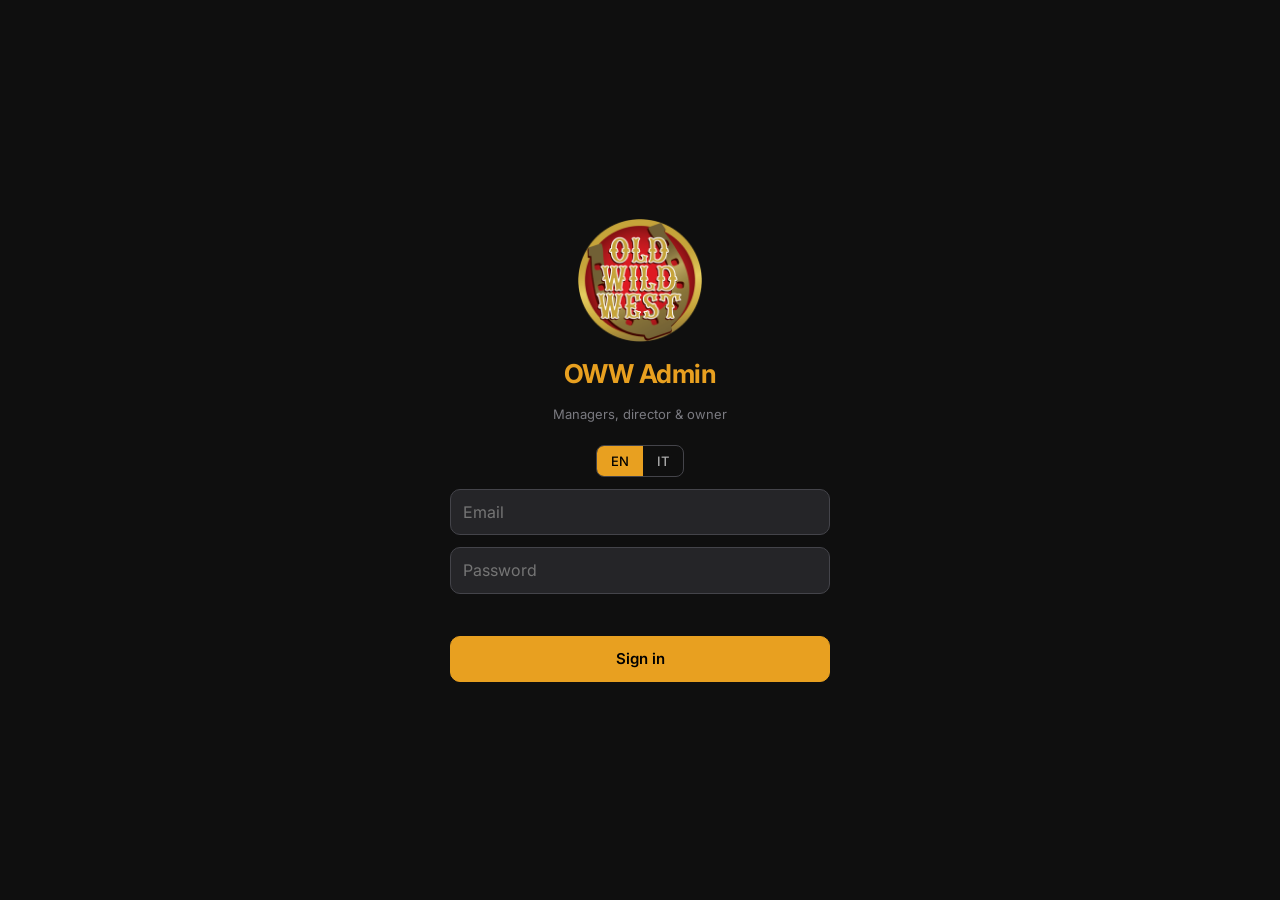
<file: inventory.html>
<!DOCTYPE html>
<html lang="en">
<head>
<meta charset="UTF-8">
<meta name="viewport" content="width=device-width, initial-scale=1, viewport-fit=cover">
<meta name="theme-color" content="#0F0F0F">
<link rel="manifest" href="manifest-inventory.json">
<link rel="icon" href="icon-192.png">
<link rel="apple-touch-icon" href="icon-192.png">
<meta name="apple-mobile-web-app-capable" content="yes">
<title>OWW Admin</title>
<link href="https://fonts.googleapis.com/css2?family=Inter:wght@400;500;600;700&display=swap" rel="stylesheet">
<link rel="stylesheet" href="oww.css">
<body>
<div id="login"></div>

<div id="app" class="hide">
  <header id="top">
    <div class="brand"><img src="logo.png" alt=""><div><b>Admin</b><small id="sub"></small></div></div>
    <button class="sm" id="rf" onclick="refresh()">↻ Refresh</button>
  </header>

  <main id="main">
    <section class="page on" id="p-today">
      <div class="sec" id="tdate">Today</div>
      <div class="stats" id="tstats"></div>
      <div class="cols">
        <div><div class="sec">Team today</div><div class="card" id="tteam"></div>
          <div class="sec" id="tsecT">Fridge temperatures</div><div class="card" id="ttemp"></div>
          <div class="sec">Deliveries &amp; orders</div><div class="card" id="troutine"></div>
          <div class="sec">Punctuality</div><div class="card" id="tpunct"></div></div>
        <div><div class="sec">To approve</div><div class="card" id="treq"></div>
          <div class="sec">Open stock alerts (Havi + Verdura)</div><div class="card" id="talerts"></div>
          <div class="sec">Events this week</div><div class="card" id="tevents"></div></div>
      </div>
    </section>

    <section class="page" id="p-dash">
      <div class="bar"><button class="btn" onclick="navGo('dash')">← Dashboard</button></div>
      <div class="sec" style="display:flex;justify-content:space-between;align-items:center;padding-right:16px">Upcoming events <button class="sm a" onclick="addEvent()">+ Add event</button></div>
      <div id="evlist"></div>
      <div class="sec">Staff attendance</div>
      <div class="chips" id="dchips"></div>
      <div class="chips" id="dareas"></div>
      <div class="two" style="padding:0 16px 10px"><label class="fld"><small>From</small><input type="date" id="df"></label><label class="fld"><small>To</small><input type="date" id="dt"></label></div>
      <div class="stats" id="dstats"></div>
      <div class="bar"><button class="btn g" onclick="approveAll()">Approve all pending</button><button class="btn" onclick="exportCsv()">Export CSV</button></div>
      <div class="cols">
        <div><div class="sec">Hours per person</div><div class="card" id="dsum"></div></div>
        <div><div class="sec">Shift log</div><div id="dlist"></div></div>
      </div>
    </section>

    <section class="page" id="p-rota">
      <div class="sec" id="rtitle">Weekly rota</div>
      <div style="display:flex;gap:8px;padding:0 16px 10px;align-items:center"><button class="btn" onclick="wk(-1)" aria-label="Previous week">‹</button><div class="grow nm" id="wlab" style="text-align:center"></div><button class="btn" onclick="wk(1)" aria-label="Next week">›</button></div>
      <div class="bar" id="rbar"><button class="btn" onclick="copyWeek()">Copy previous week</button><button class="btn p" onclick="OWW.go('p-rimp')">Import timetable</button></div>
      <div class="card" style="overflow-x:auto" id="rtab"></div>
      <div class="note" id="rnote"></div>
    </section>

    <section class="page" id="p-haccp">
      <div class="sec">Fridge temperature checks</div>
      <div class="two" style="padding:0 16px 10px"><label class="fld"><small>Date</small><input type="date" id="hd"></label></div>
      <div class="stats" id="hstats"></div>
      <div class="cols">
        <div><div class="sec">Readings</div><div id="hgrid"></div></div>
        <div><div class="sec" style="display:flex;justify-content:space-between;align-items:center;padding-right:16px">Fridges &amp; freezers <button class="sm a" onclick="fridgeForm()">+ Add fridge</button></div><div class="card" id="hfr"></div></div>
      </div>
    </section>

    <section class="page" id="p-rimp">
      <div class="sec">Import weekly timetable</div>
      <div class="note">Upload the Excel / CSV the director makes (exact), or a photo of the printed timetable. You check everything before it is saved.</div>
      <div class="card"><div class="row" style="display:grid;gap:10px">
        <input type="file" id="rfile" accept=".xlsx,.xls,.csv,image/*">
        <label class="fld"><small>Week starts on Monday</small><input type="date" id="rwk"></label>
        <div class="sub" id="rhint"></div>
        <button class="btn p w" id="rscan" onclick="rimpRead()">Read file</button>
        <button class="btn w" onclick="navGo(rk())">Back to rota</button>
        <div class="sub" id="rprog"></div></div></div>
      <div id="rrev"></div>
    </section>

    <section class="page" id="p-count">
      <div class="bar"><button class="btn" onclick="navGo('havi')">← Stock (Havi)</button></div>
      <div class="sec">Count by shelf walk</div>
      <div id="cn-body"></div>
    </section>

    <section class="page" id="p-imp">
      <div class="bar"><button class="btn" onclick="navGo('havi')">← Stock (Havi)</button></div>
      <div class="sec">Import a stock count</div>
      <div class="note">Upload a photo or PDF of your count sheet, or a CSV. You review everything before anything is saved. Photos work best when printed or in clear block letters, taken flat and in good light.</div>
      <div class="card"><div class="row" style="display:grid;gap:10px">
        <input type="file" id="file" accept="image/*,application/pdf,.csv,.txt">
        <button class="btn p w" id="scan" onclick="scan()">Read file</button>
        <button class="btn w" onclick="dlSheet()">Download blank count sheet (CSV)</button>
        <div class="sub" id="prog"></div></div></div>
      <div id="review"></div>
    </section>

    <section class="page" id="p-havi"><div id="hv-root"></div></section>

    <section class="page" id="p-verd"><div id="vd-root"></div></section>

    <section class="page" id="p-set">
      <div id="acct"></div>
      <div id="oswitch" class="hide"><div class="sec">Branch</div><div class="card"><div class="row"><select id="osel" aria-label="Branch"></select><button class="btn p" id="ogo">Open</button></div></div></div>
      <div id="dir" class="hide">
        <div class="sec">Weekly summary email</div>
        <div class="card"><div class="row" style="display:grid;gap:10px"><div class="sub">Sent automatically every Monday morning to the director: hours, punctuality, temperatures, stock, deliveries and alerts. You can also send it now.</div>
          <div class="two"><button class="btn" onclick="sendSummary('last')">Email me last week</button><button class="btn" onclick="sendSummary('this')">Email me this week so far</button></div></div></div>
        <div class="sec">Users</div>
        <div id="users"></div>
        <div class="bar"><button class="btn p" onclick="addUser()">Add user</button></div>
      </div>
    </section>
  </main>

  <nav id="nav"></nav>
</div>

<div id="sheet"><div id="sheetc"></div></div>
<script src="config.js"></script>
<script src="oww.js"></script>
<script src="i18n.js"></script>
<script src="ddt.js"></script>
<script>
const $ = OWW.$, esc = OWW.esc;
let RA = 'KITCHEN', HV = null, VD = null, D = { inv: [] }; // RA = the area of the rota page; D = every item the person may see (used by the stock-count import)

// ── navigation: only what the role may use ──
const ICO = {
  dash: '<circle cx="12" cy="12" r="9"/><path d="M12 7v5l3 2"/>', rota: '<rect x="3" y="4" width="18" height="18" rx="2"/><path d="M16 2v4M8 2v4M3 10h18"/>',
  haccp: '<path d="M14 14.76V3.5a2.5 2.5 0 0 0-5 0v11.26a4.5 4.5 0 1 0 5 0z"/>', havi: '<path d="m7.5 4.27 9 5.15"/><path d="M21 8a2 2 0 0 0-1-1.73l-7-4a2 2 0 0 0-2 0l-7 4A2 2 0 0 0 3 8v8a2 2 0 0 0 1 1.73l7 4a2 2 0 0 0 2 0l7-4A2 2 0 0 0 21 16Z"/><path d="m3.3 7 8.7 5 8.7-5"/><path d="M12 22V12"/>',
  verd: '<path d="M11 20A7 7 0 0 1 9.8 6.1C15.5 5 17 4.48 19 2c1 2 2 4.18 2 8 0 5.5-4.78 10-10 10z"/><path d="M2 21c0-3 1.85-5.36 5.08-6C9.5 14.52 12 13 13 12"/>',
  set: '<circle cx="12" cy="12" r="3"/><path d="M12 2v3M12 19v3M2 12h3M19 12h3M4.9 4.9l2.1 2.1M17 17l2.1 2.1M4.9 19.1L7 17M17 7l2.1-2.1"/>' };
const NAV = [ // key, page, short label (phone), long label (laptop), icon, area it needs, badge id, extra
  ['dash', 'p-today', 'Dashboard', 'Dashboard', 'dash', '', 'tb'], ['rotaK', 'p-rota', 'Rota K', 'Rota (Kitchen)', 'rota', 'KITCHEN', ''], ['rotaS', 'p-rota', 'Rota S', 'Rota (Sala)', 'rota', 'SALA', ''],
  ['haccp', 'p-haccp', 'HACCP', 'HACCP', 'haccp', 'KITCHEN', 'hb'], ['havi', 'p-havi', 'Havi', 'Stock (Havi)', 'havi', '', 'hvb'], ['verd', 'p-verd', 'Verdura', 'Stock (Verdura)', 'verd', '', 'vdb'], ['set', 'p-set', 'Settings', 'Settings', 'set', '', '']];
const PAGES = { hours: ['p-dash', 'dash'], count: ['p-count', 'havi'], imp: ['p-imp', 'havi'], rimp: ['p-rimp', null] };
function navGo(key) {
  const n = NAV.find(x => x[0] === key); let page, hl;
  if (n) { page = n[1]; hl = key; if (key === 'rotaK' || key === 'rotaS') { const a = key === 'rotaS' ? 'SALA' : 'KITCHEN'; if (a !== RA) RD = { rows: [], users: [], presets: [] }; RA = a; } }
  else if (PAGES[key]) { page = PAGES[key][0]; hl = PAGES[key][1] || rk(); } else return;
  OWW.go(page); document.querySelectorAll('.nb').forEach(b => b.classList.toggle('on', b.dataset.k === hl));
}
const setBadge = (id, n) => { const b = $(id); if (b) { b.textContent = n; b.classList.toggle('hide', !n); } };
function buildNav(sc) {
  $('nav').innerHTML = NAV.filter(n => !n[5] || sc.includes(n[5])).map(n => `<button class="nb" data-k="${n[0]}" data-p="${n[1]}" aria-label="${n[3]}" title="${n[3]}"><svg viewBox="0 0 24 24" fill="none" stroke="currentColor" stroke-width="2" stroke-linecap="round" stroke-linejoin="round">${ICO[n[4]]}</svg><span class="s">${n[2]}</span><span class="l">${n[3]}</span>${n[6] ? `<span class="bdg hide" id="${n[6]}"></span>` : ''}</button>`).join('');
  $('nav').onclick = e => { const b = e.target.closest('.nb'); if (b) navGo(b.dataset.k); };
}

OWW.start({
  app: 'admin', title: 'OWW Admin', sub: 'Managers, director & owner', allow: ['Director', 'Kitchen Manager', 'Sala Manager', 'Owner'], deny: 'The Admin app is for managers, the director and the owner.',
  switchTo: [{ label: 'Open Kitchen', href: 'kitchen.html', roles: ['Director', 'Kitchen Manager'], icon: '🍳' }, { label: 'Open Sala', href: 'sala.html', roles: ['Director', 'Sala Manager'], icon: '🍽️' }],
  ready(u) {
    const sc = SCOPE(u); RA = sc[0]; buildNav(sc); if (u.role === 'Owner') ownerLayer(u);
    $('sub').textContent = u.name + ' · ' + u.role; OWW.account('acct'); $('dir').classList.toggle('hide', !(u.role === 'Director' || u.role === 'Owner'));
    HV = StockPage({ key: 'hv', supplier: 'HAVI', root: 'hv-root', badge: n => setBadge('hvb', n), onload: syncD }); VD = StockPage({ key: 'vd', supplier: 'VERDURA', root: 'vd-root', badge: n => setBadge('vdb', n), onload: syncD });
    OWW.hooks['p-havi'] = () => HV.load(); OWW.hooks['p-verd'] = () => VD.load(); OWW.hooks['p-set'] = () => loadUsers();
    loadAll(); setP('week'); loadEvents(); loadH(); navGo('dash');
  }
});
// The Owner only LOOKS (the branch refuses every change as well). From the Owner app the branch opens through a one-time pass.
function ownerLayer(u) {
  document.body.classList.add('ro');
  const s = JSON.parse(localStorage.getItem(OWW.SK) || 'null') || {}, d = document.createElement('div'); d.id = 'robar'; d.className = 'card'; d.style.cssText = 'margin:10px 16px 0;padding:10px 12px;display:flex;gap:10px;align-items:center';
  d.innerHTML = `<div class="grow"><div class="nm">👁 View only</div><div class="sub">${esc(s.bname || u.branch)}</div></div>` + (s.layer ? '<button class="sm a" onclick="OWW.logout()">← Owner app</button>' : '');
  $('main').prepend(d); if (s.layer) ownerSwitch();
}
async function ownerSwitch() { // branch dropdown, visible to the owner only
  const C = (window.OWW_CONFIG || {}).OWNER_URL, os = JSON.parse(localStorage.getItem('oww_owner_s') || 'null'); if (!C || !os) return; let l;
  try { l = await OWW.call(C, os.tk, 'branchList', {}, 'oww_owner_s'); } catch (e) { return; } l = l.filter(b => b.status === 'ACTIVE'); if (l.length < 2) return;
  const cur = (JSON.parse(localStorage.getItem(OWW.SK) || 'null') || {}).bname; $('oswitch').classList.remove('hide');
  $('osel').innerHTML = l.map(b => `<option value="${esc(b.id)}" ${b.name === cur ? 'selected' : ''}>${esc(b.name)}</option>`).join('');
  $('ogo').onclick = async () => { try { const p = await OWW.call(C, os.tk, 'branchPass', { id: $('osel').value }, 'oww_owner_s'); localStorage.setItem(OWW.SK, JSON.stringify({ tk: p.token, user: p.user, url: p.url, layer: true, bname: p.branch })); location.reload(); } catch (e) { OWW.toast(e.message, 'red'); } };
}
function syncD() { D.inv = (HV ? HV.D.inv : []).concat(VD ? VD.D.inv : []); }
async function loadAll() { await Promise.all([HV.load(), VD.load(), loadToday()]); syncD(); }
const load = loadAll; // used by the shelf-walk count and the stock-count import
async function refresh() {
  const b = $('rf'); b.disabled = true; b.textContent = 'Updating…';
  try { await Promise.all([loadAll(), loadDash(), loadEvents(), loadH()]); OWW.toast('Updated'); } finally { b.disabled = false; b.textContent = '↻ Refresh'; }
}
// ── upcoming events ──
let EV = [];
const evSort = () => EV.sort((a, b) => a.date === b.date ? (a.time || '').localeCompare(b.time || '') : a.date.localeCompare(b.date));
const rel = d => { const n = Math.round((new Date(d + 'T12:00') - new Date(OWW.ymd(new Date()) + 'T12:00')) / 864e5); return n === 0 ? 'Today' : n === 1 ? 'Tomorrow' : 'in ' + n + ' days'; };
async function loadEvents() { try { EV = await OWW.api('eventList'); } catch (e) { return OWW.toast(e.message, 'red'); } renderEvents(); }
function renderEvents() {
  $('evlist').innerHTML = '<div class="card">' + (EV.length ? EV.map(e => { const d = new Date(e.date + 'T12:00');
    return `<div class="row"><div style="min-width:46px;text-align:center"><div style="font-weight:700;font-size:20px;line-height:1">${d.getDate()}</div><div class="sub">${d.toLocaleDateString(OWW.loc(), { month: 'short' })}</div></div>
      <div class="grow"><div class="nm">${esc(e.title)}${e.area && e.area !== 'ALL' ? ` <span class="tag ${e.area === 'SALA' ? 'b' : 'a'}">${AREAN[e.area]}</span>` : ''}</div><div class="sub">${rel(e.date)}${e.time ? ' · ' + esc(e.time) : ''}${e.notes ? ' · ' + esc(e.notes) : ''}</div></div>
      ${e.pending ? '<span class="tag a">saving</span>' : `<button class="sm" aria-label="Delete event" onclick="delEvent('${esc(e.id)}')">✕</button>`}</div>`; }).join('')
    : '<div class="empty">No upcoming events. Tap “Add event”.</div>') + '</div>';
}
function addEvent() {
  OWW.sheet(`<div class="nm" style="font-size:18px">Add event</div><input id="et" placeholder="Title, e.g. Birthday party – 30 people" maxlength="80">
    <div class="two"><label class="fld"><small>Date</small><input type="date" id="ed" value="${OWW.ymd(new Date())}"></label><label class="fld"><small>Time (optional)</small><input type="time" id="eh"></label></div>
    <input id="en" placeholder="Notes (optional)" maxlength="160">${SCOPE(OWW.user).length > 1 ? '<select id="ea"><option value="ALL">Everybody (Kitchen + Sala)</option><option value="KITCHEN">Kitchen only</option><option value="SALA">Sala only</option></select>' : ''}<div class="err" id="eer"></div>
    <button class="btn p w" onclick="saveEvent()">Save event</button><button class="btn w" onclick="OWW.close()">Cancel</button>`);
}
async function saveEvent() {
  const e = { title: $('et').value.trim(), date: $('ed').value, time: $('eh').value, notes: $('en').value.trim(), area: $('ea') ? $('ea').value : SCOPE(OWW.user)[0] };
  if (!e.title) { $('eer').textContent = 'Give the event a title'; return; }
  if (!e.date || e.date < OWW.ymd(new Date())) { $('eer').textContent = 'Pick today or a future date'; return; }
  OWW.close(); const t = { ...e, id: 'tmp' + Date.now(), pending: true }; EV.push(t); evSort(); renderEvents(); // shown instantly
  try { const r = await OWW.api('eventAdd', e); t.id = r.id; delete t.pending; renderEvents(); OWW.toast('Event added ✓'); }
  catch (x) { EV = EV.filter(i => i !== t); renderEvents(); OWW.toast(x.message, 'red'); }
}
async function delEvent(id) {
  if (!confirm('Delete this event?')) return; const keep = EV; EV = EV.filter(e => e.id !== id); renderEvents();
  try { await OWW.api('eventDelete', { id }); } catch (e) { EV = keep; renderEvents(); OWW.toast(e.message, 'red'); }
}
// ── attendance dashboard ──
let P = 'week', S = [];
OWW.hooks['p-dash'] = () => loadDash();
function range(p) {
  const d = new Date(); if (p === 'today') return [OWW.ymd(d), OWW.ymd(d)];
  if (p === 'week') { const m = new Date(d); m.setDate(d.getDate() - (d.getDay() + 6) % 7); const e = new Date(m); e.setDate(m.getDate() + 6); return [OWW.ymd(m), OWW.ymd(e)]; }
  return [OWW.ymd(new Date(d.getFullYear(), d.getMonth(), 1)), OWW.ymd(new Date(d.getFullYear(), d.getMonth() + 1, 0))];
}
function setP(p) { P = p; if (p !== 'custom') { const r = range(p); $('df').value = r[0]; $('dt').value = r[1]; } loadDash(); }
$('df').onchange = $('dt').onchange = () => { P = 'custom'; loadDash(); };
$('dchips').onclick = e => { const b = e.target.closest('[data-p]'); if (b) setP(b.dataset.p); };
let DA = 'ALL';
$('dareas').onclick = e => { const b = e.target.closest('[data-ar]'); if (b) { DA = b.dataset.ar; loadDash(); } };
async function loadDash() { try { S = await OWW.api('shiftAll', { from: $('df').value, to: $('dt').value, area: DA === 'ALL' ? '' : DA }); } catch (e) { return OWW.toast(e.message, 'red'); } renderDash(); }
function renderDash() {
  $('dchips').innerHTML = [['today', 'Today'], ['week', 'This week'], ['month', 'This month'], ['custom', 'Custom']].map(c => `<button class="chip ${P === c[0] ? 'on' : ''}" data-p="${c[0]}">${c[1]}</button>`).join('');
  $('dareas').innerHTML = SCOPE(OWW.user).length > 1 ? [['ALL', 'Kitchen + Sala'], ['KITCHEN', 'Kitchen'], ['SALA', 'Sala']].map(c => `<button class="chip ${DA === c[0] ? 'on' : ''}" data-ar="${c[0]}">${c[1]}</button>`).join('') : '';
  const per = {}; S.forEach(x => { const p = per[x.uid] = per[x.uid] || { name: x.name, role: x.role, n: 0, h: 0, ap: 0 }; p.n++; p.h += x.hours; if (x.status === 'APPROVED') p.ap += x.hours; });
  const ppl = Object.values(per).sort((a, b) => b.h - a.h), tot = S.reduce((s, x) => s + x.hours, 0);
  $('dstats').innerHTML = [['Total hours', OWW.hrs(tot)], ['Shifts', S.length], ['Staff', ppl.length]].map(x => `<div class="stat"><small>${x[0]}</small><b style="font-size:22px">${x[1]}</b></div>`).join('');
  $('dsum').innerHTML = ppl.length ? ppl.map(p => `<div class="row"><div class="grow"><div class="nm">${esc(p.name)}</div><div class="sub">${esc(p.role)} · ${p.n} shift${p.n > 1 ? 's' : ''}</div></div><div style="text-align:right"><b>${OWW.hrs(p.h)}</b><div class="sub">${OWW.hrs(p.ap)} approved</div></div></div>`).join('') : '<div class="empty">No shifts in this period</div>';
  const g = {}; S.forEach(x => (g[x.date] = g[x.date] || []).push(x));
  $('dlist').innerHTML = Object.keys(g).length ? Object.keys(g).map(d => `<div class="sec" style="padding-top:0">${OWW.day(d)}</div><div class="card">` + g[d].map(x =>
    `<div class="row"><span class="tag b">${OWW.kind(x.start)}</span><div class="grow"><div class="nm">${esc(x.name)}${SCOPE(OWW.user).length > 1 ? ` <span class="tag ${x.area === 'SALA' ? 'b' : 'a'}">${AREAN[x.area] || '—'}</span>` : ''}</div><div class="sub">${esc(x.start)} → ${esc(x.end)}${x.memo ? ' · ' + esc(x.memo) : ''}</div></div>${stTag(x)}<b>${OWW.hrs(x.hours)}</b>${apBtn(x)}<button class="sm" aria-label="Delete shift" onclick="delShift('${esc(x.id)}')">✕</button></div>`).join('') + '</div>').join('')
    : '<div class="empty">No shifts in this period</div>';
}
async function delShift(id) { if (!confirm('Delete this shift record?')) return; try { await OWW.api('shiftDelete', { id }); await loadDash(); } catch (e) { OWW.toast(e.message, 'red'); } }

// ── users (Director / Owner): Kitchen, Sala and management ──
let USERS = [];
async function loadUsers() { try { USERS = await OWW.api('userList'); } catch (e) { return; } renderUsers(); }
function renderUsers() {
  const grp = [['KITCHEN', 'Kitchen team'], ['SALA', 'Sala team'], ['', 'Management']];
  $('users').innerHTML = grp.map(g => { const l = USERS.filter(u => (u.area || '') === g[0]); if (!l.length) return '';
    return `<div class="sec" style="padding-top:0">${g[1]}</div><div class="card">` + l.map(u => { const on = String(u.status).toUpperCase() === 'ACTIVE';
      return `<div class="row" style="flex-wrap:wrap"><div class="grow"><div class="nm">${esc(u.full)}</div><div class="sub">${esc(u.email || 'no email yet')} · ${esc(u.role)}${u.hasPw ? '' : ' · no password'}</div></div>
        <span class="tag ${on ? 'g' : 'r'}">${on ? 'Active' : 'Inactive'}</span>
        <button class="sm" onclick="resetPw('${esc(u.id)}','${esc(u.name)}')">Password</button>
        ${u.id === OWW.user.id ? '' : `<button class="sm ${on ? '' : 'g'}" onclick="setActive('${esc(u.id)}',${!on})">${on ? 'Deactivate' : 'Reactivate'}</button>`}</div>`; }).join('') + '</div>'; }).join('') || '<div class="empty">No users</div>';
}
async function setActive(id, active) { try { await OWW.api('setUserStatus', { userId: id, active }); await loadUsers(); } catch (e) { OWW.toast(e.message, 'red'); } }
function addUser() {
  OWW.sheet(`<div class="nm" style="font-size:18px">Add user</div>
    <input id="nf" placeholder="First name"><input id="nl" placeholder="Last name"><input id="ne" type="email" placeholder="Email" autocapitalize="none">
    <select id="nr"><option>Kitchen Staff</option><option>Sala Staff</option><option>Kitchen Manager</option><option>Sala Manager</option><option>Director</option><option>Owner</option></select>
    <input id="np" type="text" placeholder="Temporary password (8+ characters)"><div class="err" id="ner"></div>
    <button class="btn p w" onclick="saveUser()">Create user</button><button class="btn w" onclick="OWW.close()">Cancel</button>`);
}
async function saveUser() {
  try { await OWW.api('addUser', { first: $('nf').value.trim(), last: $('nl').value.trim(), email: $('ne').value.trim(), role: $('nr').value, password: $('np').value });
    OWW.close(); OWW.toast('User created'); await loadUsers(); } catch (e) { $('ner').textContent = e.message; }
}
function resetPw(id, n) {
  OWW.sheet(`<div class="nm" style="font-size:18px">New password for ${esc(n)}</div><input id="rp" type="text" placeholder="New password (8+ characters)"><div class="err" id="rer"></div>
    <button class="btn p w" onclick="doReset('${esc(id)}')">Save password</button><button class="btn w" onclick="OWW.close()">Cancel</button>`);
}
async function doReset(id) { try { await OWW.api('resetUserPassword', { userId: id, password: $('rp').value }); OWW.close(); OWW.toast('Password updated'); await loadUsers(); } catch (e) { $('rer').textContent = e.message; } }

// ── import: photo / PDF / CSV → review → bulk update ──
const TESS = 'https://cdn.jsdelivr.net/npm/tesseract.js@5/dist/tesseract.min.js',
  PDFJS = 'https://cdnjs.cloudflare.com/ajax/libs/pdf.js/3.11.174/pdf.min.js',
  PDFW = 'https://cdnjs.cloudflare.com/ajax/libs/pdf.js/3.11.174/pdf.worker.min.js', NUM = /\d+(?:[.,]\d+)?/g;
let R = [];
const prog = t => $('prog').textContent = t;
const lib = src => new Promise((ok, no) => { const s = document.createElement('script'); s.src = src; s.onload = ok; s.onerror = () => no(new Error('Could not load the reader. Check your internet connection.')); document.head.appendChild(s); });
const nz = s => String(s).toLowerCase().normalize('NFD').replace(/[\u0300-\u036f]/g, '').replace(/(\d),(\d)/g, '$1.$2').replace(/[^a-z0-9.\s]/g, ' ').replace(/\.(?!\d)/g, ' ');
const toks = s => nz(s).split(/\s+/).filter(t => t.length > 1 || /\d/.test(t));
function lev(a, b) { const d = Array.from({ length: a.length + 1 }, (_, i) => [i]); for (let j = 1; j <= b.length; j++) d[0][j] = j;
  for (let i = 1; i <= a.length; i++) for (let j = 1; j <= b.length; j++) d[i][j] = Math.min(d[i - 1][j] + 1, d[i][j - 1] + 1, d[i - 1][j - 1] + (a[i - 1] === b[j - 1] ? 0 : 1)); return d[a.length][b.length]; }
const tsim = (a, b) => a === b ? 1 : (a.length < 4 || b.length < 4 ? 0 : 1 - lev(a, b) / Math.max(a.length, b.length));

function matchLine(text) {
  const lt = toks(text), words = lt.filter(t => !/^[\d.]+$/.test(t)); if (!words.length) return null;
  let best = null, bs = 0;
  for (const it of D.inv) {
    it.tk = it.tk || toks(it.name); let m = 0; const used = new Set();
    it.tk.forEach(t => { let s = 0, j = -1; lt.forEach((u, k) => { if (!used.has(k)) { const x = tsim(t, u); if (x > s) { s = x; j = k; } } }); if (s >= .75) { m += s; used.add(j); } });
    const sc = 2 * m / (it.tk.length + words.length); if (sc > bs) { bs = sc; best = it; }
  }
  return bs >= .35 ? { it: best, sc: bs } : null;
}
function parseLine(raw, csv) {
  let text = raw.trim(), qty = null; if (text.length < 2) return null;
  if (csv) { const c = text.split(/[;\t,]/).map(s => s.replace(/^"|"$/g, '').trim()); text = c[0]; const n = (c[1] || '').match(NUM); qty = n ? parseFloat(n[0].replace(',', '.')) : null; if (qty === null) return null; }
  const m = matchLine(text);
  if (!csv) { const nums = text.match(NUM) || []; if (m) (m.it.name.match(NUM) || []).forEach(x => { const i = nums.indexOf(x); if (i > -1) nums.splice(i, 1); });
    qty = nums.length ? parseFloat(nums[nums.length - 1].replace(',', '.')) : null; }
  if (!m && qty === null) return null; // headings and noise
  return { line: text, id: m ? m.it.id : '', sc: m ? m.sc : 0, qty };
}
async function toCanvas(f) {
  const bm = await createImageBitmap(f, { imageOrientation: 'from-image' }), k = Math.min(1, 2200 / Math.max(bm.width, bm.height)), c = document.createElement('canvas');
  c.width = Math.round(bm.width * k); c.height = Math.round(bm.height * k);
  const x = c.getContext('2d'); x.filter = 'grayscale(1) contrast(1.3)'; x.drawImage(bm, 0, 0, c.width, c.height); return c;
}
async function ocr(canvases) {
  prog('Loading reader (first time takes a moment)…'); await lib(TESS);
  const w = await Tesseract.createWorker('ita+eng', 1, { logger: m => { if (m.status === 'recognizing text') prog('Reading… ' + Math.round(m.progress * 100) + '%'); } });
  let t = ''; for (const c of canvases) t += (await w.recognize(c)).data.text + '\n'; await w.terminate(); return t.split('\n');
}
async function pdfLines(f) {
  prog('Opening PDF…'); await lib(PDFJS); pdfjsLib.GlobalWorkerOptions.workerSrc = PDFW;
  const doc = await pdfjsLib.getDocument({ data: await f.arrayBuffer() }).promise, lines = [], pages = [];
  for (let p = 1; p <= doc.numPages; p++) {
    const pg = await doc.getPage(p), tc = await pg.getTextContent(), rows = {}; pages.push(pg);
    tc.items.forEach(i => { const y = Math.round(i.transform[5] / 5); (rows[y] = rows[y] || []).push(i); });
    Object.keys(rows).map(Number).sort((a, b) => b - a).forEach(y => lines.push(rows[y].sort((a, b) => a.transform[4] - b.transform[4]).map(i => i.str).join(' ')));
  }
  if (lines.join('').length > 40) return lines; // normal PDF with real text: exact
  const cs = []; // scanned PDF: render pages and read them as images
  for (const pg of pages) { const vp = pg.getViewport({ scale: 2 }), c = document.createElement('canvas'); c.width = vp.width; c.height = vp.height; await pg.render({ canvasContext: c.getContext('2d'), viewport: vp }).promise; cs.push(c); }
  return ocr(cs);
}
async function scan() {
  const f = $('file').files[0]; if (!f) return OWW.toast('Choose a file first', 'amber');
  const b = $('scan'); b.disabled = true; R = [];
  try {
    const csv = /\.csv$/i.test(f.name); let lines;
    if (csv || /\.txt$/i.test(f.name)) lines = (await f.text()).split(/\r?\n/);
    else if (f.type === 'application/pdf') lines = await pdfLines(f);
    else lines = await ocr([await toCanvas(f)]);
    R = lines.map(l => parseLine(l, csv)).filter(Boolean);
    if (!R.length) OWW.toast('Nothing recognised. Try a sharper photo, a PDF or the CSV sheet.', 'amber');
  } catch (e) { OWW.toast(e.message, 'red'); }
  prog(''); b.disabled = false; renderReview();
}
function renderReview() {
  if (!R.length) { $('review').innerHTML = ''; return; }
  const ready = R.filter(r => r.id && r.qty !== null).length, chk = R.filter(r => r.id && r.sc < .6).length, un = R.filter(r => !r.id).length;
  const opts = D.inv.map(x => `<option value="${esc(x.id)}">${esc(x.name)}</option>`).join('');
  $('review').innerHTML = `<div class="sec">Review</div><div class="note">${ready} ready · ${chk} to double-check · ${un} not matched (choose the item, or leave “skip”).</div>
    <div class="card">${R.map((r, i) => `<div class="row" style="flex-wrap:wrap"><div class="grow"><div class="sub">“${esc(r.line)}”</div>
      <select data-i="${i}" aria-label="Item"><option value="">— skip —</option>${opts.replace(`value="${esc(r.id)}"`, `value="${esc(r.id)}" selected`)}</select></div>
      <span class="tag ${r.id ? (r.sc < .6 ? 'a' : 'g') : ''}">${r.id ? (r.sc < .6 ? 'check' : 'match') : 'no match'}</span>
      <input class="qty" type="number" step="any" inputmode="decimal" data-q="${i}" value="${r.qty ?? ''}" placeholder="qty" aria-label="Quantity"></div>`).join('')}</div>
    <div class="bar"><button class="btn g" onclick="applyImport()">Apply counts to stock</button></div>`;
}
$('review').onchange = e => { const i = e.target.dataset.i; if (i !== undefined) { R[i].id = e.target.value; R[i].sc = 1; } };
$('review').oninput = e => { const i = e.target.dataset.q; if (i !== undefined) R[i].qty = e.target.value === '' ? null : parseFloat(e.target.value); };
async function applyImport() {
  const m = {}; R.forEach(r => { if (r.id && r.qty !== null && !isNaN(r.qty)) m[r.id] = r.qty; });
  const items = Object.keys(m).map(k => ({ rawId: k, stock: m[k] })); if (!items.length) return OWW.toast('Nothing to apply yet', 'amber');
  try { const n = await OWW.api('bulkInventory', { items }); OWW.toast(n + ' items updated ✓'); R = []; $('file').value = ''; renderReview(); await load(); navGo('havi'); }
  catch (e) { OWW.toast(e.message, 'red'); }
}
function dlSheet() {
  const t = 'Item;Count;Unit\n' + D.inv.map(i => `"${i.name.replace(/"/g, '""')}";;${(OWW.UL[i.ct] || i.unit)}`).join('\n'), a = document.createElement('a');
  a.href = URL.createObjectURL(new Blob(['\ufeff' + t], { type: 'text/csv' })); a.download = 'oww-count-sheet.csv'; a.click();
}
</script>
<script src="stock-x.js"></script>
<script src="admin-x.js"></script>
<script src="count-x.js"></script>
</body>
</html>
</file>
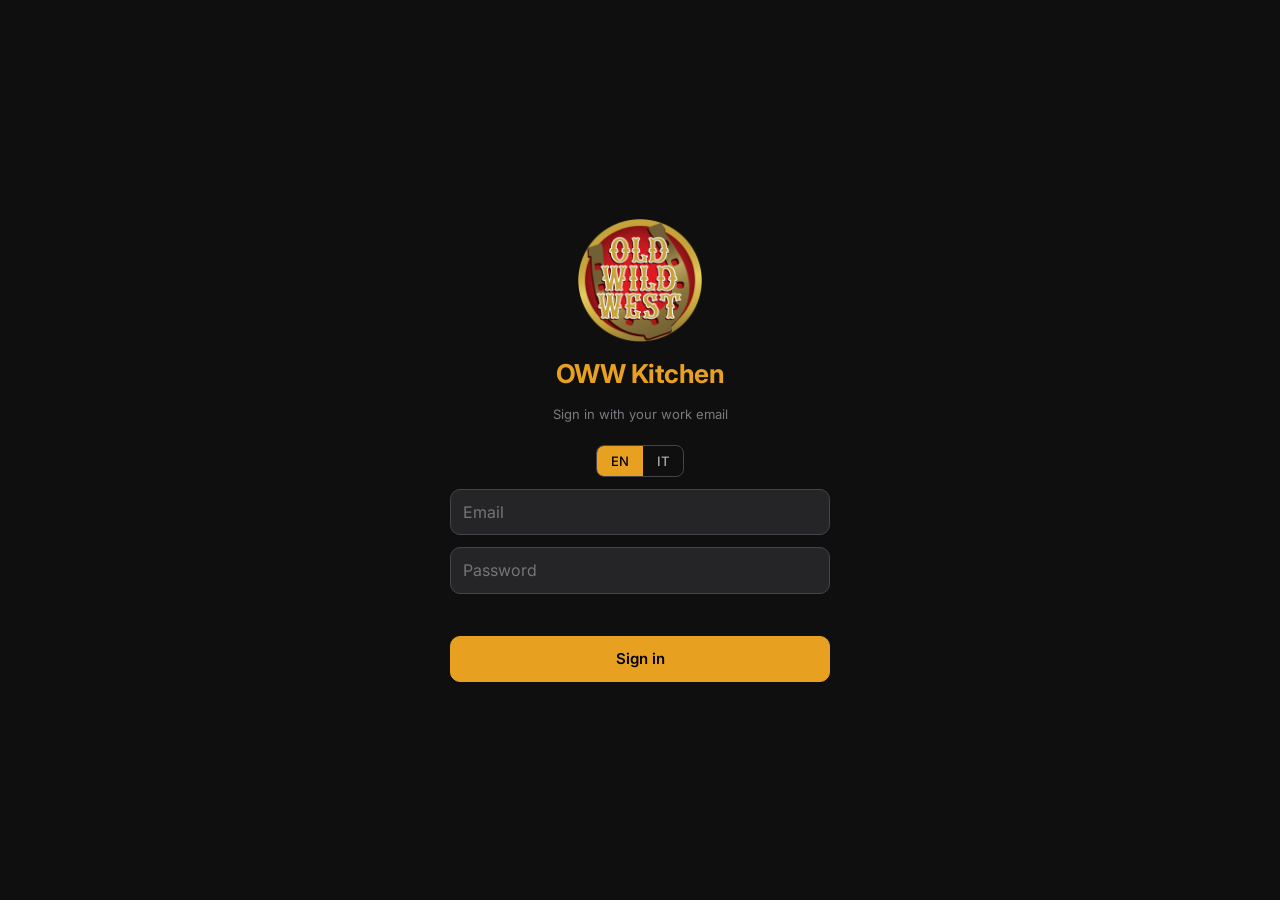
<file: kitchen.html>
<!DOCTYPE html>
<html lang="en">
<head>
<meta charset="UTF-8">
<meta name="viewport" content="width=device-width, initial-scale=1, viewport-fit=cover">
<meta name="theme-color" content="#0F0F0F">
<link rel="manifest" href="manifest-kitchen.json">
<link rel="icon" href="icon-192.png">
<link rel="apple-touch-icon" href="icon-192.png">
<meta name="apple-mobile-web-app-capable" content="yes">
<title>OWW Kitchen</title>
<link href="https://fonts.googleapis.com/css2?family=Inter:wght@400;500;600;700&display=swap" rel="stylesheet">
<link rel="stylesheet" href="oww.css">
</head>
<body>
<div id="login"></div>

<div id="app" class="hide">
  <header id="top">
    <div class="brand"><img src="logo.png" alt=""><div><b>Kitchen</b><small id="sub"></small></div></div>
    <div style="display:flex;gap:8px;align-items:center"><button class="sm" id="rf" onclick="refresh()" aria-label="Refresh" style="font-size:16px;padding:5px 12px">↻</button>
      <div class="seg" id="shiftseg"><button data-s="Day">Day</button><button data-s="Night">Night</button></div></div>
  </header>

  <main id="main">
    <section class="page on" id="p-dash">
      <div id="evk"></div>
      <div id="nxt"></div>
      <div class="cols">
        <div>
          <div class="find"><input id="q" name="oww-find" placeholder="Search prep item…" autocomplete="off" spellcheck="false" data-lpignore="true" data-1p-ignore><div class="pop hide" id="qp"></div></div>
          <div class="sec">Suggested for this shift</div>
          <div class="chips" id="sugg"></div>
          <div class="sec">Done this shift</div>
          <div class="card"><div class="ch"><span>Fatto</span><span class="tag g" id="dn">0 items</span></div><div id="done"></div></div>
        </div>
        <div>
          <div class="sec">WhatsApp report</div><div class="wa" id="wa"></div>
          <div class="sec">To do next shift</div>
          <div class="find"><input id="tq" name="oww-find2" placeholder="Add an item to Da Fare…" autocomplete="off" data-lpignore="true" data-1p-ignore><div class="pop hide" id="tp"></div></div>
          <div class="card" id="todo"></div>
          <div class="bar"><button class="btn g" onclick="sendWA()">Copy &amp; open WhatsApp</button></div>
        </div>
      </div>
    </section>

    <section class="page" id="p-alerts">
      <div class="sec">Flag a low-stock item</div>
      <div class="note">Search any raw ingredient or consumable and say how much is left. The manager gets it and handles the order.</div>
      <div class="find"><input id="aq" name="oww-find3" placeholder="Search ingredient or consumable…" autocomplete="off" data-lpignore="true" data-1p-ignore><div class="pop hide" id="ap"></div></div>
      <div class="sec">Your flags this week</div>
      <div class="note">A flag closes by itself when the item is refilled.</div>
      <div id="mine"></div>
    </section>

    <section class="page" id="p-chk">
      <div class="sec">Fridge temperatures</div>
      <div class="note">Record every fridge and freezer at the start and at the end of your shift.</div>
      <div style="padding:0 16px 12px"><div class="seg" id="pseg"><button class="on" data-p="Start" style="flex:1">Start of shift</button><button data-p="End" style="flex:1">End of shift</button></div></div>
      <div class="card" id="chk"></div>
      <div class="bar"><button class="btn p" id="chk-save" onclick="saveTemps()">Save readings</button></div>
    </section>

    <section class="page" id="p-att">
      <div id="rotam"></div>
      <div id="reqs"></div>
      <div class="stats" id="astats"></div>
      <div style="padding:0 16px 12px"><div class="seg" id="aseg"><button class="on" data-v="log" style="flex:1">Log shift</button><button data-v="hist" style="flex:1">History</button></div></div>
      <div id="a-log"><div class="cols"><div class="card" style="padding:14px;display:grid;gap:12px">
        <label class="fld"><small>Date</small><input type="date" id="ad"></label>
        <div class="two"><label class="fld"><small>Start time</small><input type="time" id="as"></label><label class="fld"><small>End time</small><input type="time" id="ae"></label></div>
        <div class="two"><button class="sm" type="button" onclick="nowT('as')">Start = now</button><button class="sm" type="button" onclick="nowT('ae')">End = now</button></div>
        <div class="dur" id="adur"></div>
        <label class="fld"><small>Note (optional)</small><input id="am" placeholder="e.g. covered the grill" maxlength="120"></label>
        <button class="btn p w" id="asave" onclick="saveShift()">Save shift</button></div></div></div>
      <div id="a-hist" class="hide"><div class="find"><label class="fld"><small>Filter by date</small><input type="date" id="af"></label></div><div id="alist"></div></div>
    </section>

    <section class="page" id="p-set">
      <div id="acct"></div>
      <div class="cols"><div><div class="sec">Shifts</div><div class="card">
        <div class="row"><span class="grow">Day shift</span><span class="sub">before 15:00</span></div>
        <div class="row"><span class="grow">Night shift</span><span class="sub">from 15:00</span></div>
        <div class="row"><button class="btn w" onclick="load(true)">Refresh data from sheet</button></div></div></div></div>
    </section>
  </main>

  <nav id="nav">
    <button class="nb on" data-p="p-dash"><svg viewBox="0 0 24 24" fill="none" stroke="currentColor" stroke-width="2"><path d="M3 9l9-7 9 7v11a2 2 0 0 1-2 2H5a2 2 0 0 1-2-2z"/><path d="M9 22V12h6v10"/></svg>Dashboard</button>
    <button class="nb" data-p="p-att"><svg viewBox="0 0 24 24" fill="none" stroke="currentColor" stroke-width="2"><circle cx="12" cy="12" r="9"/><path d="M12 7v5l3 2"/></svg>Shifts</button>
    <button class="nb" data-p="p-chk"><svg viewBox="0 0 24 24" fill="none" stroke="currentColor" stroke-width="2"><path d="M14 14.76V3.5a2.5 2.5 0 0 0-5 0v11.26a4.5 4.5 0 1 0 5 0z"/></svg>Checks</button>
    <button class="nb" data-p="p-alerts"><svg viewBox="0 0 24 24" fill="none" stroke="currentColor" stroke-width="2"><path d="M18 8A6 6 0 0 0 6 8c0 7-3 9-3 9h18s-3-2-3-9M13.7 21a2 2 0 0 1-3.4 0"/></svg>Alerts<span class="bdg hide" id="ab"></span></button>
    <button class="nb" data-p="p-set"><svg viewBox="0 0 24 24" fill="none" stroke="currentColor" stroke-width="2"><circle cx="12" cy="12" r="3"/><path d="M12 2v3M12 19v3M2 12h3M19 12h3M4.9 4.9l2.1 2.1M17 17l2.1 2.1M4.9 19.1L7 17M17 7l2.1-2.1"/></svg>Settings</button>
  </nav>
</div>

<div id="sheet"><div id="sheetc"></div></div>
<script src="config.js"></script>
<script src="oww.js"></script>
<script src="i18n.js"></script>
<script>
const $ = OWW.$, esc = OWW.esc, num = v => parseFloat(String(v).replace(',', '.')) || 0;
let D = { prep: [], cons: [], patterns: [], log: [], alerts: [] };
let shift = OWW.shiftNow(), cur = null, dose = 1, loc = '', todo = {};
const name = p => p['Item Name (IT)'];
// how this preparation is counted: DOSE (sauces, roasted vegetables...) or PZ / BUSTA / KG (Galletto 4-6-8 PZ, Pollo in Busta...). Set in the Global sheet, PREP_ITEMS > Log As.
const LA = p => { const x = String((p && p['Log As']) || '').trim().toUpperCase(); return x === 'PZ' || x === 'KG' ? x : x === 'BUSTA' || x === 'BAG' ? 'BUSTA' : 'DOSE'; };
const LU = { DOSE: 'Doses', PZ: 'PZ', BUSTA: 'Busta', KG: 'KG' }, LU1 = { DOSE: 'dose', PZ: 'PZ', BUSTA: 'Busta', KG: 'KG' };
const qStep = la => la === 'KG' ? 0.5 : 1;
function stepQ(d) { const la = LA(cur); dose = Math.max(qStep(la), Math.round((dose + d * qStep(la)) * 100) / 100); drawQty(); }

document.querySelectorAll('.nb').forEach(b => b.onclick = () => OWW.go(b.dataset.p));
document.querySelectorAll('#shiftseg button').forEach(b => b.onclick = () => { shift = b.dataset.s; paintShift(); resetTodo(); renderAll(); });
function paintShift() { document.querySelectorAll('#shiftseg button').forEach(b => b.classList.toggle('on', b.dataset.s === shift)); }

OWW.start({
  app: 'kitchen', title: 'OWW Kitchen', sub: 'Sign in with your work email', switchTo: { label: 'Open Admin', href: 'inventory.html', roles: ['Director', 'Kitchen Manager'] },
  allow: ['Staff', 'Kitchen Staff', 'Kitchen Manager', 'Director'], deny: 'This app is for the kitchen team. Sala staff use the Sala app.',
  ready(u) {
    $('sub').textContent = new Date().toLocaleDateString(OWW.loc(), { weekday: 'short', day: 'numeric', month: 'short' }) + ' · ' + u.name;
    paintShift(); OWW.account('acct'); $('ad').value = OWW.ymd(new Date());
    try { const c = JSON.parse(localStorage.getItem('oww_kd_' + u.id)); if (c) { D = c; resetTodo(); renderAll(); } const a = JSON.parse(localStorage.getItem(akey())); if (a) { A = a; renderAtt(); } } catch (e) {} // saved data shows instantly
    load(); loadAtt(); loadX();
  }
});

async function load(manual) {
  try { D = await OWW.api('kitchenData'); localStorage.setItem('oww_kd_' + OWW.user.id, JSON.stringify(D)); if (manual) OWW.toast('Data refreshed'); }
  catch (e) { OWW.toast(e.message, 'red'); }
  resetTodo(); renderAll();
}

// ── suggestions + done ──
function patKey() { const d = new Date().getDay(); return 'Avg Doses/Shift (' + (d === 0 || d === 6 ? 'Weekend ' : '') + shift + ')'; }
const doneList = () => D.log.filter(l => l['Shift'] === shift);
const doneNames = () => [...new Set(doneList().map(l => l['Prep Item Name (IT)']))];
function suggestions() {
  return D.patterns.filter(p => num(p[patKey()]) > 0).sort((a, b) => num(b['Total Sessions Logged']) - num(a['Total Sessions Logged']))
    .map(p => D.prep.find(x => x['Prep ID'] === p['Prep Item ID'])).filter(Boolean).filter(p => !doneNames().includes(name(p))).slice(0, 8);
}
function renderPrep() {
  const s = suggestions();
  $('sugg').innerHTML = s.length ? s.map(p => `<button class="chip" data-id="${esc(p['Prep ID'])}">${esc(name(p))}</button>`).join('')
    : '<div class="sub" style="padding:0 2px">Suggestions appear after the team has logged a few shifts. Use the search above meanwhile.</div>';
  const d = doneList();
  $('dn').textContent = d.length + (d.length === 1 ? ' item' : ' items');
  $('done').innerHTML = d.length ? d.map(l => `<div class="row"><span class="tag g">✓</span><span class="grow nm">${esc(l['Prep Item Name (IT)'])}</span>
      <span class="sub">${esc(l['Doses Prepared'])} ${esc(LU1[String(l['Log Unit'] || 'DOSE').toUpperCase()] || 'dose')}</span><span class="tag">${esc(l['Source Location'])}</span></div>`).join('')
    : '<div class="empty">Nothing logged yet this shift</div>';
}
$('sugg').onclick = e => { const b = e.target.closest('[data-id]'); if (b) openPrep(b.dataset.id); };
OWW.finder('q', 'qp', () => D.prep.map(p => ({ k: p['Prep ID'], l: name(p), t: p['Operatore (Shifts/Days)'], s: p['Category'] + ' · ' + p['Dose Base'] })), openPrep);

// ── log prep ──
function openPrep(id) {
  cur = D.prep.find(p => p['Prep ID'] === id); if (!cur) return;
  dose = 1; loc = cur['Storage Location'] || 'Frigo +'; drawQty();
}
function drawQty() {
  OWW.sheet(`<div><div class="nm" style="font-size:18px">${esc(name(cur))}</div><div class="sub">${esc(cur['Dose Base'])}</div><div style="margin-top:8px;display:flex;gap:6px;flex-wrap:wrap">${cur['Operatore (Shifts/Days)'] ? '<span class="tag a">Shelf life: ' + esc(cur['Operatore (Shifts/Days)']) + '</span>' : ''}${cur['Storage Location'] ? '<span class="tag b">' + esc(cur['Storage Location']) + '</span>' : ''}</div></div>
    <div style="display:flex;align-items:center;gap:12px"><span class="sub" style="width:60px">${LU[LA(cur)]}</span>
      <div class="stepper"><button onclick="stepQ(-1)">−</button><b>${dose}</b><button onclick="stepQ(1)">+</button></div>
      ${LA(cur) === 'DOSE' ? `<span class="sub">× ${esc(cur['Prep Unit'])}</span>` : ''}</div>
    ${LA(cur) === 'PZ' ? `<div class="chips" style="padding:0">${[2, 4, 6, 8].map(n => `<button class="chip ${dose === n ? 'on' : ''}" onclick="dose=${n};drawQty()">${n} PZ</button>`).join('')}</div>` : ''}
    <div class="chips" style="padding:0">${['Frigo −', 'Frigo +', 'Scaffale'].map(l => `<button class="chip ${l === loc ? 'on' : ''}" onclick="loc='${l}';drawQty()">${l}</button>`).join('')}</div>
    <button class="btn p w" onclick="confirmPrep()">Log prep</button><button class="btn w" onclick="showRecipe()">📖 Recipe &amp; allergens</button><button class="btn w" onclick="OWW.close()">Cancel</button>`);
}
async function confirmPrep() {
  const p = cur, d = dose, l = loc; OWW.close();
  D.log.push({ 'Shift': shift, 'Prep Item ID': p['Prep ID'], 'Prep Item Name (IT)': name(p), 'Doses Prepared': d, 'Log Unit': LA(p), 'Source Location': l });
  renderAll();
  try { const r = await OWW.send('logPrep', { prepId: p['Prep ID'], prepName: name(p), doses: d, location: l, shift }); if (r) OWW.toast(r.skipped && r.skipped.length ? 'Logged ✓ · not taken off the stock: ' + r.skipped.slice(0, 3).join(', ') + (r.skipped.length > 3 ? '…' : '') : 'Logged ✓', r.skipped && r.skipped.length ? 'amber' : undefined); }
  catch (e) { OWW.toast('Not saved: ' + e.message, 'red'); }
}

// ── WhatsApp ──
function resetTodo() { todo = {}; suggestions().forEach(p => todo[name(p)] = true); }
const todoNames = () => Object.keys(todo).filter(k => todo[k] && !doneNames().includes(k));
function msgText() {
  const d = doneNames(), t = todoNames(), list = a => a.length ? a.map((n, i) => `${i + 1}. ${n}`).join('\n') : '—';
  return '*Fatto*\n\n' + list(d) + '\n\n\n*Da Fare*\n\n' + list(t);
}
function renderMsg() {
  $('wa').textContent = msgText();
  const keys = Object.keys(todo).filter(k => !doneNames().includes(k));
  $('todo').innerHTML = keys.length ? keys.map(k => `<div class="row" data-t="${esc(k)}" style="cursor:pointer"><span class="tag ${todo[k] ? 'a' : ''}">${todo[k] ? '✓' : '+'}</span><span class="grow nm">${esc(k)}</span></div>`).join('')
    : '<div class="empty">Nothing planned. Search above to add items.</div>';
}
$('todo').onclick = e => { const r = e.target.closest('[data-t]'); if (r) { todo[r.dataset.t] = !todo[r.dataset.t]; renderMsg(); } };
OWW.finder('tq', 'tp', () => D.prep.map(p => ({ k: name(p), l: name(p), t: p['Operatore (Shifts/Days)'], s: p['Category'] })), k => { todo[k] = true; renderMsg(); });
async function sendWA() {
  const t = msgText(); try { await navigator.clipboard.writeText(t); } catch (e) {}
  window.open('https://wa.me/?text=' + encodeURIComponent(t), '_blank');
}

// ── alerts ──
const stockItems = () => [
  ...(D.raw || []).map(r => ({ id: r.id, name: r.it, m: r.it + ' ' + (r.en || ''), unit: r.unit || '', loc: r.loc || '', life: r.life || '', kind: r.supplier === 'VERDURA' ? 'Verdura' : 'Ingredient' })),
  ...D.cons.map(c => ({ id: c['Consumable ID'], name: c['Name (IT)'], m: c['Name (IT)'], unit: c['Unit'] || '', loc: c['Storage'] || '', life: c['TMC / Shelf Life'] || '', kind: 'Consumable' }))
].filter(x => x.id && x.name);
OWW.finder('aq', 'ap', () => stockItems().map(x => ({ k: x.id, l: x.name, m: x.m, t: [x.life, x.loc], s: x.kind + (x.unit ? ' · ' + x.unit : '') })), id => {
  const c = stockItems().find(x => x.id === id);
  OWW.sheet(`<div><div class="nm" style="font-size:18px">${esc(c.name)}</div><div class="sub">${esc(c.kind)}${c.life ? ' · Shelf life: ' + esc(c.life) : ''}${c.loc ? ' · Shelf: ' + esc(c.loc) : ''}</div></div>
    <input id="fq" placeholder="How much is left? e.g. 2 bottiglie"><input id="fn" placeholder="Note (optional)">
    <button class="btn p w" onclick="flag('${esc(id)}')">Send alert to manager</button><button class="btn w" onclick="OWW.close()">Cancel</button>`);
});
async function flag(id) {
  const c = stockItems().find(x => x.id === id), q = $('fq').value.trim() || 'not specified', n = $('fn').value.trim(); OWW.close();
  try {
    const r = await OWW.send('raiseAlert', { itemId: id, itemName: c.name, qty: q, unit: c.unit, shift, note: n });
    if (r) { OWW.toast(r.duplicate ? 'Already flagged this week' : 'Alert sent ✓'); await load(); }
  } catch (e) { OWW.toast(e.message, 'red'); }
}
function renderAlerts() {
  const m = D.alerts.filter(a => a['Flagged By'] === OWW.user.full), open = m.filter(a => a['Status'] === 'OPEN' || a['Status'] === 'ORDERED').length;
  $('ab').textContent = open; $('ab').classList.toggle('hide', !open);
  const st = { OPEN: ['a', 'Waiting for manager'], ORDERED: ['a', 'Ordered'], REFILLED: ['g', 'Refilled ✓'], DISMISSED: ['', 'Dismissed'], RESET_FRIDAY: ['', 'Closed'] };
  $('mine').innerHTML = m.length ? '<div class="card">' + m.map(a => { const s = st[a['Status']] || ['', a['Status']];
    return `<div class="row"><div class="grow"><div class="nm">${esc(a['Item Name'])}</div><div class="sub">${esc(a['Qty Remaining'])} · ${esc(String(a['Date Raised']).slice(0, 10))}${a['Notes'] ? ' · “' + esc(a['Notes']) + '”' : ''}</div></div><span class="tag ${s[0]}">${s[1]}</span></div>`; }).join('') + '</div>'
    : '<div class="empty">No alerts raised this week</div>';
}

// ── attendance (log + history): instant, saved in the background ──
let A = { shifts: [] };
const akey = () => 'oww_att_' + OWW.user.id;
OWW.hooks['p-att'] = () => renderAtt();
async function loadAtt() {
  try { A = await OWW.api('shiftMine'); localStorage.setItem(akey(), JSON.stringify(A)); } catch (e) { return OWW.toast(e.message, 'red'); }
  renderAtt();
}
document.querySelectorAll('#aseg button').forEach(b => b.onclick = () => {
  document.querySelectorAll('#aseg button').forEach(x => x.classList.toggle('on', x === b));
  $('a-log').classList.toggle('hide', b.dataset.v !== 'log'); $('a-hist').classList.toggle('hide', b.dataset.v !== 'hist');
});
const toM = t => parseInt(t) * 60 + parseInt(t.split(':')[1]);
function durUpdate() {
  const a = $('as').value, e = $('ae').value; if (!a || !e) { $('adur').textContent = ''; return; }
  let m = toM(e) - toM(a); const over = m < 0; if (m <= 0) m += 1440;
  $('adur').innerHTML = m > 420 ? '<span style="color:var(--red)">' + OWW.hrs(m / 60) + ' — longer than 7 hours, it will be blocked</span>' : 'Duration: <b>' + OWW.hrs(m / 60) + '</b>' + (over ? ' (overnight)' : '');
}
$('as').oninput = $('ae').oninput = durUpdate; $('af').oninput = () => renderAtt();
function checkShift(date, st, en) {
  if (!date || !st || !en) return 'Enter the date, start time and end time';
  const a = toM(st); let z = toM(en); if (a === z) return 'Start and end time cannot be the same'; if (z < a) z += 1440;
  if ((z - a) / 60 > 7) return 'Blocked: a shift cannot be longer than 7 hours';
  if (A.shifts.some(x => { if (x.date !== date) return false; const p = toM(x.start); let q = toM(x.end); if (q < p) q += 1440; return a < q && z > p; }))
    return 'Overlap: you already logged a shift that conflicts with this time';
  return '';
}
async function saveShift() {
  const date = $('ad').value, start = $('as').value, end = $('ae').value, memo = $('am').value.trim(), bad = checkShift(date, start, end);
  if (bad) return OWW.toast(bad, 'red');
  const d = dev(date, start, end), g = A.grace ?? 5;
  if (d && (d.late > g || d.early > g)) return reasonSheet(devText(d), r => commitShift(date, start, end, memo, r, d)); // late / early: ask why first
  commitShift(date, start, end, memo, '', d);
}
async function commitShift(date, start, end, memo, reason, d) {
  let m = toM(end) - toM(start); if (m <= 0) m += 1440;
  const t = { id: 'tmp' + Date.now(), date, start, end, memo, reason, late: d ? d.late : 0, early: d ? d.early : 0, hours: Math.round(m / 60 * 100) / 100, pending: true };
  A.shifts.push(t); A.shifts.sort((x, y) => x.date === y.date ? y.start.localeCompare(x.start) : y.date.localeCompare(x.date));
  $('as').value = $('ae').value = $('am').value = ''; durUpdate(); renderAtt(); OWW.toast('Shift saved ✓'); // shown instantly
  try { const r = await OWW.send('shiftLog', { date, start, end, memo, reason }); if (r) { t.id = r.id; t.late = r.late; t.early = r.early; delete t.pending; renderAtt(); localStorage.setItem(akey(), JSON.stringify(A)); } }
  catch (e) {
    A.shifts = A.shifts.filter(x => x !== t); renderAtt();
    const q = /^REASON_REQUIRED:(\d+):(\d+)$/.exec(e.message); // the server found a late / early leave that the phone could not see (e.g. a past day)
    if (q) return reasonSheet(devText({ late: +q[1], early: +q[2] }), r => commitShift(date, start, end, memo, r, d));
    $('as').value = start; $('ae').value = end; $('am').value = memo; durUpdate(); OWW.toast(e.message, 'red');
  }
}
function stats() {
  const d = new Date(), mon = new Date(d.getFullYear(), d.getMonth(), d.getDate() - (d.getDay() + 6) % 7), prev = new Date(mon); prev.setDate(mon.getDate() - 7);
  const w0 = OWW.ymd(mon), p0 = OWW.ymd(prev), m0 = OWW.ymd(d).slice(0, 7), s = { week: 0, last: 0, month: 0 }, days = new Set();
  A.shifts.forEach(x => { if (x.date >= w0) s.week += x.hours; else if (x.date >= p0) s.last += x.hours; if (x.date.slice(0, 7) === m0) { s.month += x.hours; days.add(x.date); } });
  s.days = days.size; return s;
}
function renderAtt() {
  renderRota();
  const s = stats();
  $('astats').innerHTML = [['This week', OWW.hrs(s.week)], ['Last week', OWW.hrs(s.last)], ['This month', OWW.hrs(s.month)], ['Days this month', s.days], ['Late this month', lateN()]]
    .map(x => `<div class="stat"><small>${x[0]}</small><b style="font-size:21px">${x[1]}</b></div>`).join('');
  const f = $('af').value, l = A.shifts.filter(x => !f || x.date === f), g = {};
  l.forEach(x => (g[x.date] = g[x.date] || []).push(x));
  $('alist').innerHTML = Object.keys(g).length ? Object.keys(g).map(d => `<div class="sec">${OWW.day(d)}</div><div class="card">` + g[d].map(x =>
    `<div class="row"><span class="tag b">${OWW.kind(x.start)}</span><div class="grow"><div class="nm">${esc(x.start)} → ${esc(x.end)}</div>${x.memo ? `<div class="sub">${esc(x.memo)}</div>` : ''}</div>${pTags(x)}${stTag(x)}<b>${OWW.hrs(x.hours)}</b></div>`).join('') + '</div>').join('')
    : '<div class="empty">No shifts logged' + (f ? ' on this date' : ' yet') + '</div>';
}
async function refresh() {
  const b = $('rf'); b.disabled = true; b.textContent = '…';
  try { await Promise.all([load(), loadAtt(), loadX()]); OWW.toast('Updated'); } finally { b.disabled = false; b.textContent = '↻'; }
}

function renderAll() { renderPrep(); renderMsg(); renderAlerts(); }
</script>
<script src="kitchen-x.js"></script>
</body>
</html>
</file>
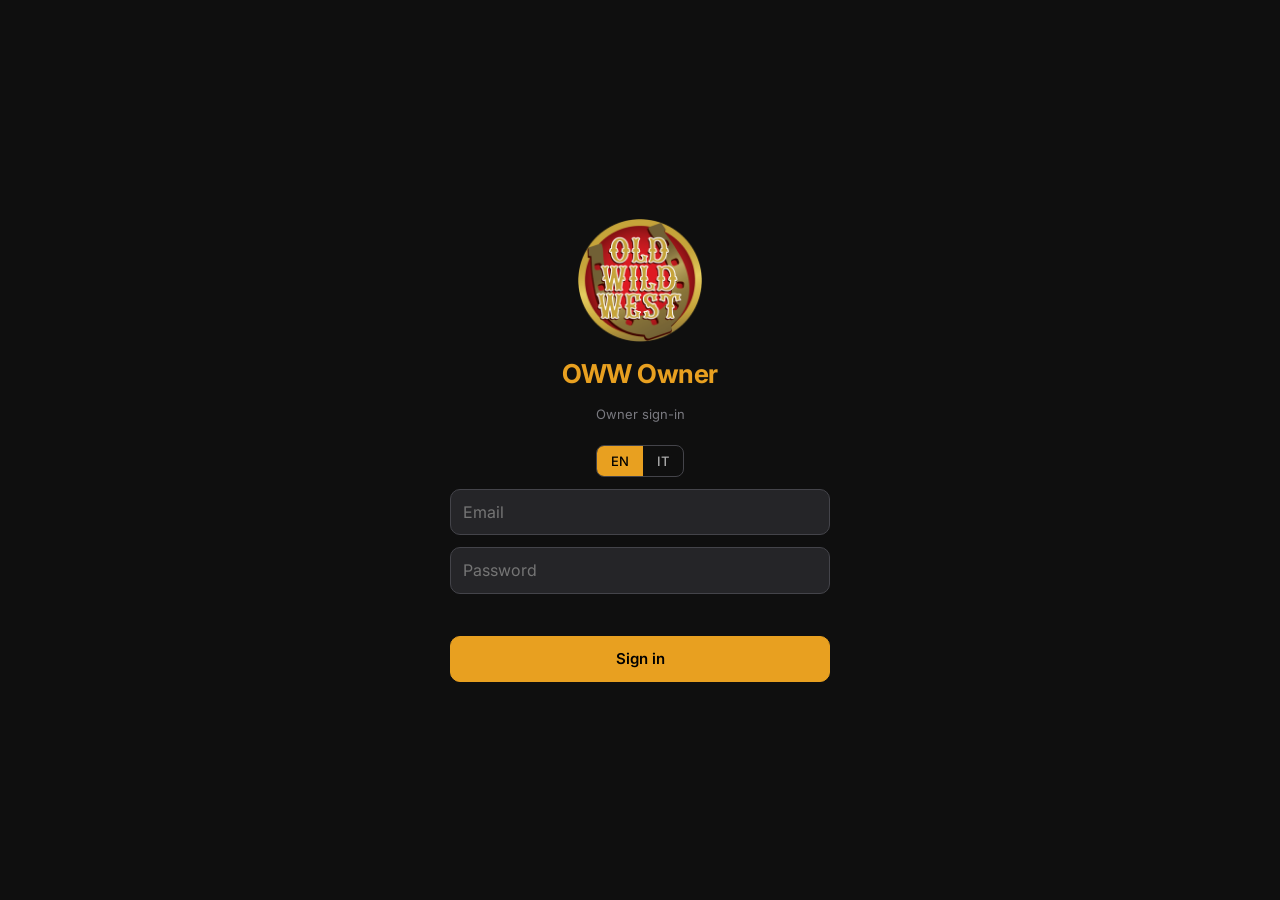
<file: owner.html>
<!DOCTYPE html>
<html lang="en">
<head>
<meta charset="UTF-8">
<meta name="viewport" content="width=device-width, initial-scale=1, viewport-fit=cover">
<meta name="theme-color" content="#0F0F0F">
<link rel="manifest" href="manifest-owner.json">
<link rel="icon" href="icon-192.png">
<link rel="apple-touch-icon" href="icon-192.png">
<meta name="apple-mobile-web-app-capable" content="yes">
<title>OWW Owner</title>
<link href="https://fonts.googleapis.com/css2?family=Inter:wght@400;500;600;700&display=swap" rel="stylesheet">
<link rel="stylesheet" href="oww.css">
<body>
<div id="login"></div>

<div id="app" class="hide">
  <header id="top">
    <div class="brand"><img src="logo.png" alt=""><div><b>Owner</b><small id="sub"></small></div></div>
    <button class="sm" id="rf" onclick="refresh()" aria-label="Refresh live" style="font-size:16px;padding:5px 12px">↻</button>
  </header>

  <main id="main">
    <section class="page on" id="p-ov">
      <div class="chips" id="ov-sum"></div>
      <div class="note" id="ov-upd"></div>
      <div class="bcards" id="ov-cards"></div>
    </section>

    <section class="page" id="p-at">
      <div class="chips" id="at-f"></div>
      <div class="card" id="at-list"></div>
    </section>

    <section class="page" id="p-cmp">
      <div class="note">Tap a column heading to sort. Green = best, red = worst (when there are 3 branches or more).</div>
      <div class="card" style="overflow-x:auto" id="cmp"></div>
    </section>

    <section class="page" id="p-tr">
      <div class="sel"><select id="tr-b" aria-label="Branch"></select><select id="tr-m" aria-label="Measure"></select></div>
      <div class="chips" id="tr-d"></div>
      <div class="legend" id="tr-l"></div>
      <div class="chart" id="tr-c"></div>
      <div class="note" id="tr-n"></div>
    </section>

    <section class="page" id="p-br">
      <div class="bar"><button class="btn" onclick="OWW.go('p-ov')">← All branches</button></div>
      <div id="br-head"></div>
      <div id="br-body"></div>
    </section>

    <section class="page" id="p-set">
      <div id="acct"></div>
      <div class="sec">Branches</div>
      <div id="br-list"></div>
      <div class="bar"><button class="btn p" id="br-add">Add a branch</button></div>
      <div class="sec">What needs attention</div>
      <div class="note">These numbers decide when a branch turns amber or red.</div>
      <div class="card" id="cfg"></div>
      <div class="bar"><button class="btn" id="cfg-save">Save</button></div>
    </section>
  </main>

  <nav id="nav">
    <button class="nb on" data-p="p-ov"><svg viewBox="0 0 24 24" fill="none" stroke="currentColor" stroke-width="2" stroke-linecap="round" stroke-linejoin="round"><rect x="3" y="3" width="7" height="9"/><rect x="14" y="3" width="7" height="5"/><rect x="14" y="12" width="7" height="9"/><rect x="3" y="16" width="7" height="5"/></svg>Overview</button>
    <button class="nb" data-p="p-at"><svg viewBox="0 0 24 24" fill="none" stroke="currentColor" stroke-width="2" stroke-linecap="round" stroke-linejoin="round"><path d="M10.3 3.9 1.8 18a2 2 0 0 0 1.7 3h17a2 2 0 0 0 1.7-3L13.7 3.9a2 2 0 0 0-3.4 0z"/><path d="M12 9v4M12 17h.01"/></svg>Attention<span class="bdg hide" id="atb"></span></button>
    <button class="nb" data-p="p-cmp"><svg viewBox="0 0 24 24" fill="none" stroke="currentColor" stroke-width="2" stroke-linecap="round" stroke-linejoin="round"><path d="M18 20V10M12 20V4M6 20v-6"/></svg>Compare</button>
    <button class="nb" data-p="p-tr"><svg viewBox="0 0 24 24" fill="none" stroke="currentColor" stroke-width="2" stroke-linecap="round" stroke-linejoin="round"><path d="M3 17l6-6 4 4 8-8"/><path d="M14 7h7v7"/></svg>Trends</button>
    <button class="nb" data-p="p-set"><svg viewBox="0 0 24 24" fill="none" stroke="currentColor" stroke-width="2" stroke-linecap="round" stroke-linejoin="round"><circle cx="12" cy="12" r="3"/><path d="M12 2v3M12 19v3M2 12h3M19 12h3M4.9 4.9l2.1 2.1M17 17l2.1 2.1M4.9 19.1L7 17M17 7l2.1-2.1"/></svg>Settings</button>
  </nav>
</div>

<div id="sheet"><div id="sheetc"></div></div>

<script src="config.js"></script>
<script src="oww.js"></script>
<script src="i18n.js"></script>
<script>
const $ = OWW.$, esc = OWW.esc;
OWW.SK = 'oww_owner_s'; OWW.QK = 'oww_owner_q'; // the Owner app keeps its own login: opening a branch never signs the owner out of it
document.querySelectorAll('.nb').forEach(b => b.onclick = () => OWW.go(b.dataset.p));
OWW.start({
  app: 'owner', title: 'OWW Owner', sub: 'Owner sign-in', allow: ['Owner'], deny: 'The Owner app is for the owner only.',
  ready(u) {
    $('sub').textContent = u.name; OWW.account('acct');
    OWW.hooks['p-tr'] = () => loadTrends(); OWW.hooks['p-set'] = () => loadSettings();
    load(false); setInterval(() => { if (!document.hidden && OWW.tk) load(false); }, 120000);
  }
});
</script>
<script src="owner-x.js"></script>
</body>
</html>
</file>
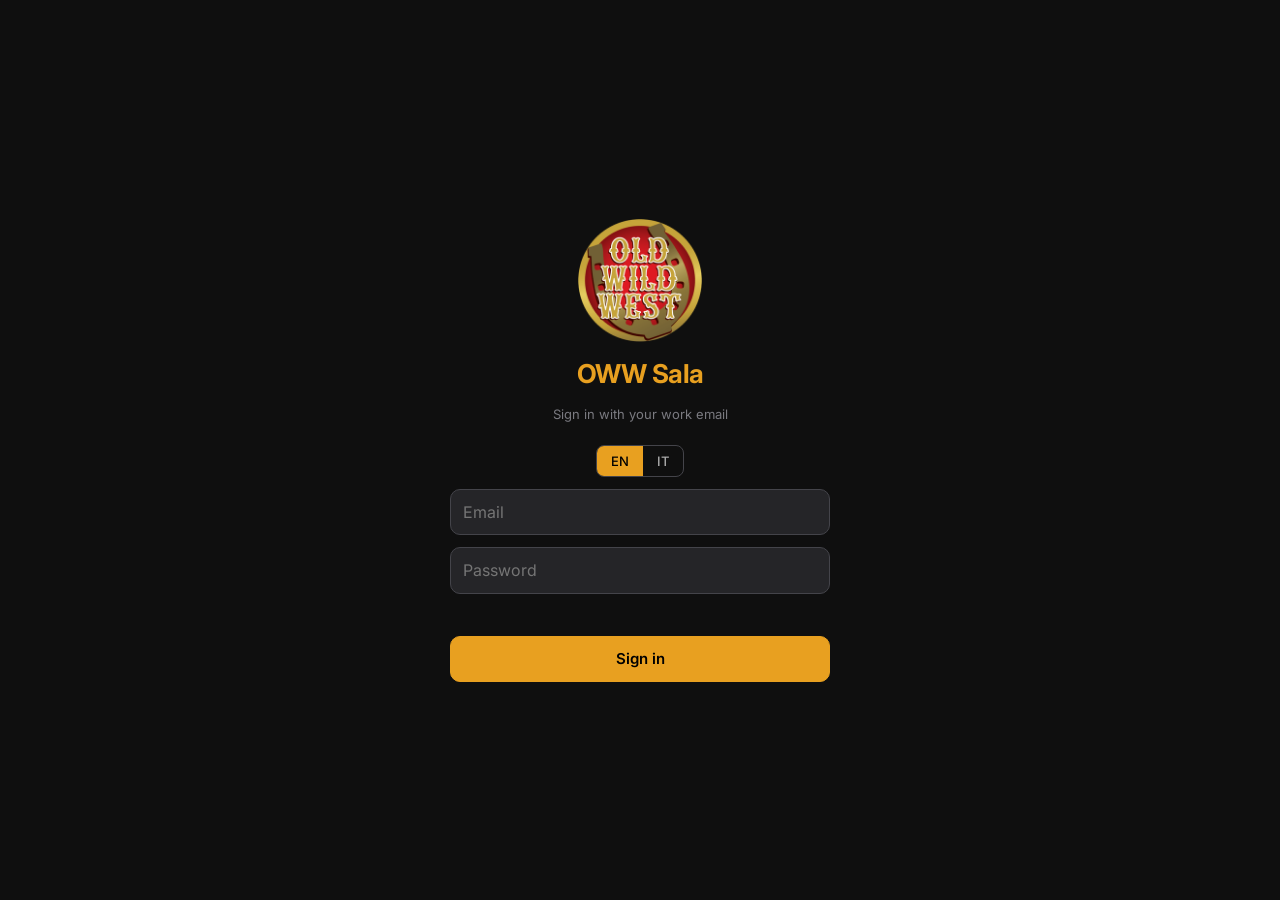
<file: sala.html>
<!DOCTYPE html>
<html lang="en">
<head>
<meta charset="UTF-8">
<meta name="viewport" content="width=device-width, initial-scale=1, viewport-fit=cover">
<meta name="theme-color" content="#0F0F0F">
<link rel="manifest" href="manifest-sala.json">
<link rel="icon" href="icon-192.png">
<link rel="apple-touch-icon" href="icon-192.png">
<meta name="apple-mobile-web-app-capable" content="yes">
<title>OWW Sala</title>
<link href="https://fonts.googleapis.com/css2?family=Inter:wght@400;500;600;700&display=swap" rel="stylesheet">
<link rel="stylesheet" href="oww.css">
</head>
<body>
<div id="login"></div>

<div id="app" class="hide">
  <header id="top">
    <div class="brand"><img src="logo.png" alt=""><div><b>Sala</b><small id="sub"></small></div></div>
    <button class="sm" id="rf" onclick="refresh()" aria-label="Refresh" style="font-size:16px;padding:5px 12px">↻</button>
  </header>

  <main id="main">
    <section class="page on" id="p-dash">
      <div id="evk"></div>
      <div id="nxt"></div>
      <div id="upc"></div>
      <div class="bar"><button class="btn" onclick="OWW.go('p-alerts')">Flag a low item</button><button class="btn" onclick="OWW.go('p-att')">My shifts &amp; requests</button></div>
    </section>

    <section class="page" id="p-alerts">
      <div class="sec">Flag a low-stock item</div>
      <div class="note">Search any Sala item (drinks, paper, cleaning…) and say how much is left. The manager gets it and handles the order.</div>
      <div class="find"><input id="aq" name="oww-find3" placeholder="Search drinks, paper, cleaning…" autocomplete="off" data-lpignore="true" data-1p-ignore><div class="pop hide" id="ap"></div></div>
      <div class="sec">Your flags this week</div>
      <div class="note">A flag closes by itself when the item is refilled.</div>
      <div id="mine"></div>
    </section>

    <section class="page" id="p-att">
      <div id="rotam"></div>
      <div id="reqs"></div>
      <div class="stats" id="astats"></div>
      <div style="padding:0 16px 12px"><div class="seg" id="aseg"><button class="on" data-v="log" style="flex:1">Log shift</button><button data-v="hist" style="flex:1">History</button></div></div>
      <div id="a-log"><div class="cols"><div class="card" style="padding:14px;display:grid;gap:12px">
        <label class="fld"><small>Date</small><input type="date" id="ad"></label>
        <div class="two"><label class="fld"><small>Start time</small><input type="time" id="as"></label><label class="fld"><small>End time</small><input type="time" id="ae"></label></div>
        <div class="two"><button class="sm" type="button" onclick="nowT('as')">Start = now</button><button class="sm" type="button" onclick="nowT('ae')">End = now</button></div>
        <div class="dur" id="adur"></div>
        <label class="fld"><small>Note (optional)</small><input id="am" placeholder="e.g. covered the grill" maxlength="120"></label>
        <button class="btn p w" id="asave" onclick="saveShift()">Save shift</button></div></div></div>
      <div id="a-hist" class="hide"><div class="find"><label class="fld"><small>Filter by date</small><input type="date" id="af"></label></div><div id="alist"></div></div>
    </section>

    <section class="page" id="p-set">
      <div id="acct"></div>
      <div class="cols"><div><div class="sec">Shifts</div><div class="card">
        <div class="row"><button class="btn w" onclick="load(true)">Refresh data from sheet</button></div></div></div></div>
    </section>
  </main>

  <nav id="nav">
    <button class="nb on" data-p="p-dash"><svg viewBox="0 0 24 24" fill="none" stroke="currentColor" stroke-width="2"><path d="M3 9l9-7 9 7v11a2 2 0 0 1-2 2H5a2 2 0 0 1-2-2z"/><path d="M9 22V12h6v10"/></svg>Dashboard</button>
    <button class="nb" data-p="p-att"><svg viewBox="0 0 24 24" fill="none" stroke="currentColor" stroke-width="2"><circle cx="12" cy="12" r="9"/><path d="M12 7v5l3 2"/></svg>Shifts</button>
    <button class="nb" data-p="p-alerts"><svg viewBox="0 0 24 24" fill="none" stroke="currentColor" stroke-width="2"><path d="M18 8A6 6 0 0 0 6 8c0 7-3 9-3 9h18s-3-2-3-9M13.7 21a2 2 0 0 1-3.4 0"/></svg>Alerts<span class="bdg hide" id="ab"></span></button>
    <button class="nb" data-p="p-set"><svg viewBox="0 0 24 24" fill="none" stroke="currentColor" stroke-width="2"><circle cx="12" cy="12" r="3"/><path d="M12 2v3M12 19v3M2 12h3M19 12h3M4.9 4.9l2.1 2.1M17 17l2.1 2.1M4.9 19.1L7 17M17 7l2.1-2.1"/></svg>Settings</button>
  </nav>
</div>

<div id="sheet"><div id="sheetc"></div></div>
<script src="config.js"></script>
<script src="oww.js"></script>
<script src="i18n.js"></script>
<script>
const $ = OWW.$, esc = OWW.esc;

document.querySelectorAll('.nb').forEach(b => b.onclick = () => OWW.go(b.dataset.p));

OWW.start({
  app: 'sala', title: 'OWW Sala', sub: 'Sign in with your work email', switchTo: { label: 'Open Admin', href: 'inventory.html', roles: ['Director', 'Sala Manager'] },
  allow: ['Sala Staff', 'Sala Manager', 'Director'], deny: 'This app is for the Sala team. Kitchen staff use the Kitchen app.',
  ready(u) {
    $('sub').textContent = new Date().toLocaleDateString(OWW.loc(), { weekday: 'short', day: 'numeric', month: 'short' }) + ' · ' + u.name;
    OWW.account('acct'); $('ad').value = OWW.ymd(new Date());
    try { const c = JSON.parse(localStorage.getItem('oww_sd_' + u.id)); if (c) { SD = c; renderAlerts(); } const a = JSON.parse(localStorage.getItem(akey())); if (a) { A = a; renderAtt(); } } catch (e) {} // saved data shows instantly
    load(); loadAtt(); loadX();
  }
});

async function load(manual) {
  try { SD = await OWW.api('salaData'); localStorage.setItem('oww_sd_' + OWW.user.id, JSON.stringify(SD)); if (manual) OWW.toast('Data refreshed'); }
  catch (e) { OWW.toast(e.message, 'red'); }
  renderAlerts();
}

// ── alerts: flag a finished Sala item ──
const stockItems = () => (SD.items || []).map(r => ({ id: r.id, name: r.name, m: r.name, unit: r.unit || '', loc: r.loc || '', kind: r.cat || 'Sala' })).filter(x => x.id && x.name);
OWW.finder('aq', 'ap', () => stockItems().map(x => ({ k: x.id, l: x.name, m: x.m, t: [x.loc], s: x.kind + (x.unit ? ' · ' + x.unit : '') })), id => {
  const c = stockItems().find(x => x.id === id);
  OWW.sheet(`<div><div class="nm" style="font-size:18px">${esc(c.name)}</div><div class="sub">${esc(c.kind)}${c.loc ? ' · ' + esc(c.loc) : ''}</div></div>
    <input id="fq" placeholder="How much is left? e.g. 2 bottiglie"><input id="fn" placeholder="Note (optional)">
    <button class="btn p w" onclick="flag('${esc(id)}')">Send alert to manager</button><button class="btn w" onclick="OWW.close()">Cancel</button>`);
});
async function flag(id) {
  const c = stockItems().find(x => x.id === id), q = $('fq').value.trim() || 'not specified', n = $('fn').value.trim(); OWW.close();
  try {
    const r = await OWW.send('raiseAlert', { itemId: id, itemName: c.name, qty: q, unit: c.unit, shift: OWW.shiftNow(), note: n });
    if (r) { OWW.toast(r.duplicate ? 'Already flagged this week' : 'Alert sent ✓'); await load(); }
  } catch (e) { OWW.toast(e.message, 'red'); }
}
function renderAlerts() {
  const m = (SD.alerts || []).filter(a => a['Flagged By'] === OWW.user.full), open = m.filter(a => a['Status'] === 'OPEN' || a['Status'] === 'ORDERED').length;
  $('ab').textContent = open; $('ab').classList.toggle('hide', !open);
  const st = { OPEN: ['a', 'Waiting for manager'], ORDERED: ['a', 'Ordered'], REFILLED: ['g', 'Refilled ✓'], DISMISSED: ['', 'Dismissed'], RESET_FRIDAY: ['', 'Closed'] };
  $('mine').innerHTML = m.length ? '<div class="card">' + m.map(a => { const s = st[a['Status']] || ['', a['Status']];
    return `<div class="row"><div class="grow"><div class="nm">${esc(a['Item Name'])}</div><div class="sub">${esc(a['Qty Remaining'])} · ${esc(String(a['Date Raised']).slice(0, 10))}${a['Notes'] ? ' · “' + esc(a['Notes']) + '”' : ''}</div></div><span class="tag ${s[0]}">${s[1]}</span></div>`; }).join('') + '</div>'
    : '<div class="empty">No alerts raised this week</div>';
}

// ── attendance (log + history): instant, saved in the background ──
let A = { shifts: [] };
const akey = () => 'oww_att_' + OWW.user.id;
OWW.hooks['p-att'] = () => renderAtt();
async function loadAtt() {
  try { A = await OWW.api('shiftMine'); localStorage.setItem(akey(), JSON.stringify(A)); } catch (e) { return OWW.toast(e.message, 'red'); }
  renderAtt();
}
document.querySelectorAll('#aseg button').forEach(b => b.onclick = () => {
  document.querySelectorAll('#aseg button').forEach(x => x.classList.toggle('on', x === b));
  $('a-log').classList.toggle('hide', b.dataset.v !== 'log'); $('a-hist').classList.toggle('hide', b.dataset.v !== 'hist');
});
const toM = t => parseInt(t) * 60 + parseInt(t.split(':')[1]);
function durUpdate() {
  const a = $('as').value, e = $('ae').value; if (!a || !e) { $('adur').textContent = ''; return; }
  let m = toM(e) - toM(a); const over = m < 0; if (m <= 0) m += 1440;
  $('adur').innerHTML = m > 420 ? '<span style="color:var(--red)">' + OWW.hrs(m / 60) + ' — longer than 7 hours, it will be blocked</span>' : 'Duration: <b>' + OWW.hrs(m / 60) + '</b>' + (over ? ' (overnight)' : '');
}
$('as').oninput = $('ae').oninput = durUpdate; $('af').oninput = () => renderAtt();
function checkShift(date, st, en) {
  if (!date || !st || !en) return 'Enter the date, start time and end time';
  const a = toM(st); let z = toM(en); if (a === z) return 'Start and end time cannot be the same'; if (z < a) z += 1440;
  if ((z - a) / 60 > 7) return 'Blocked: a shift cannot be longer than 7 hours';
  if (A.shifts.some(x => { if (x.date !== date) return false; const p = toM(x.start); let q = toM(x.end); if (q < p) q += 1440; return a < q && z > p; }))
    return 'Overlap: you already logged a shift that conflicts with this time';
  return '';
}
async function saveShift() {
  const date = $('ad').value, start = $('as').value, end = $('ae').value, memo = $('am').value.trim(), bad = checkShift(date, start, end);
  if (bad) return OWW.toast(bad, 'red');
  const d = dev(date, start, end), g = A.grace ?? 5;
  if (d && (d.late > g || d.early > g)) return reasonSheet(devText(d), r => commitShift(date, start, end, memo, r, d)); // late / early: ask why first
  commitShift(date, start, end, memo, '', d);
}
async function commitShift(date, start, end, memo, reason, d) {
  let m = toM(end) - toM(start); if (m <= 0) m += 1440;
  const t = { id: 'tmp' + Date.now(), date, start, end, memo, reason, late: d ? d.late : 0, early: d ? d.early : 0, hours: Math.round(m / 60 * 100) / 100, pending: true };
  A.shifts.push(t); A.shifts.sort((x, y) => x.date === y.date ? y.start.localeCompare(x.start) : y.date.localeCompare(x.date));
  $('as').value = $('ae').value = $('am').value = ''; durUpdate(); renderAtt(); OWW.toast('Shift saved ✓'); // shown instantly
  try { const r = await OWW.send('shiftLog', { date, start, end, memo, reason }); if (r) { t.id = r.id; t.late = r.late; t.early = r.early; delete t.pending; renderAtt(); localStorage.setItem(akey(), JSON.stringify(A)); } }
  catch (e) {
    A.shifts = A.shifts.filter(x => x !== t); renderAtt();
    const q = /^REASON_REQUIRED:(\d+):(\d+)$/.exec(e.message); // the server found a late / early leave that the phone could not see (e.g. a past day)
    if (q) return reasonSheet(devText({ late: +q[1], early: +q[2] }), r => commitShift(date, start, end, memo, r, d));
    $('as').value = start; $('ae').value = end; $('am').value = memo; durUpdate(); OWW.toast(e.message, 'red');
  }
}
function stats() {
  const d = new Date(), mon = new Date(d.getFullYear(), d.getMonth(), d.getDate() - (d.getDay() + 6) % 7), prev = new Date(mon); prev.setDate(mon.getDate() - 7);
  const w0 = OWW.ymd(mon), p0 = OWW.ymd(prev), m0 = OWW.ymd(d).slice(0, 7), s = { week: 0, last: 0, month: 0 }, days = new Set();
  A.shifts.forEach(x => { if (x.date >= w0) s.week += x.hours; else if (x.date >= p0) s.last += x.hours; if (x.date.slice(0, 7) === m0) { s.month += x.hours; days.add(x.date); } });
  s.days = days.size; return s;
}
function renderAtt() {
  renderRota();
  const s = stats();
  $('astats').innerHTML = [['This week', OWW.hrs(s.week)], ['Last week', OWW.hrs(s.last)], ['This month', OWW.hrs(s.month)], ['Days this month', s.days], ['Late this month', lateN()]]
    .map(x => `<div class="stat"><small>${x[0]}</small><b style="font-size:21px">${x[1]}</b></div>`).join('');
  const f = $('af').value, l = A.shifts.filter(x => !f || x.date === f), g = {};
  l.forEach(x => (g[x.date] = g[x.date] || []).push(x));
  $('alist').innerHTML = Object.keys(g).length ? Object.keys(g).map(d => `<div class="sec">${OWW.day(d)}</div><div class="card">` + g[d].map(x =>
    `<div class="row"><span class="tag b">${OWW.kind(x.start)}</span><div class="grow"><div class="nm">${esc(x.start)} → ${esc(x.end)}</div>${x.memo ? `<div class="sub">${esc(x.memo)}</div>` : ''}</div>${pTags(x)}${stTag(x)}<b>${OWW.hrs(x.hours)}</b></div>`).join('') + '</div>').join('')
    : '<div class="empty">No shifts logged' + (f ? ' on this date' : ' yet') + '</div>';
}
async function refresh() {
  const b = $('rf'); b.disabled = true; b.textContent = '…';
  try { await Promise.all([load(), loadAtt(), loadX()]); OWW.toast('Updated'); } finally { b.disabled = false; b.textContent = '↻'; }
}
</script>
<script src="sala-x.js"></script>
</body>
</html>
</file>
<file: oww.css>
*,*::before,*::after{box-sizing:border-box;margin:0;padding:0;-webkit-tap-highlight-color:transparent}
:root{--bg:#0F0F0F;--s0:#161618;--s1:#1C1C1E;--s2:#252528;--s3:#2E2E32;--bd:#333336;--bd2:#44444A;
--tx:#F0F0F0;--tx2:#ABABAB;--tx3:#7A7A80;--amber:#E8A020;--green:#3DB87A;--red:#E05252;--blue:#5B9BD5;--r:10px;--rl:16px;
--font:'Inter',system-ui,sans-serif}
html,body{height:100%;background:var(--bg);color:var(--tx);font:15px/1.4 var(--font)}
button,input,select{font:inherit;color:inherit}button{cursor:pointer;border:0;background:none}
input,select{background:var(--s2);border:1px solid var(--bd2);border-radius:var(--r);padding:11px 12px;width:100%;outline:0;font-size:16px}
input:focus,select:focus,button:focus-visible{outline:2px solid var(--amber);outline-offset:1px}
svg{display:block;flex-shrink:0}
.hide{display:none!important}

/* login */
#login{min-height:100%;display:grid;place-items:center;padding:24px}
#login form{width:100%;max-width:380px;display:grid;gap:12px}
#login h1{font-size:26px;letter-spacing:-.5px;color:var(--amber)}
#login p{color:var(--tx3);font-size:13px;margin-bottom:10px}
.err{color:var(--red);font-size:13px;min-height:18px}

/* shell: mobile = top / page / bottom nav ; laptop = side rail */
#app{display:grid;grid-template-columns:minmax(0,1fr);position:fixed;top:0;right:0;bottom:0;left:0;grid-template-rows:auto 1fr auto;grid-template-areas:"top" "main" "nav"}
#top{grid-area:top;display:flex;justify-content:space-between;align-items:center;gap:10px;padding:10px 16px;padding-top:calc(10px + env(safe-area-inset-top,0px));background:var(--s0);border-bottom:1px solid var(--bd)}
#top b{font-size:17px;letter-spacing:-.3px;display:block}#top small{color:var(--tx2);font-size:12px}
#main{grid-area:main;overflow-y:auto;overscroll-behavior:contain}
.page{display:none;max-width:980px;margin:0 auto;padding:12px 0 24px}.page.on{display:block}
#nav{grid-area:nav;display:flex;background:var(--s0);border-top:1px solid var(--bd);padding-bottom:env(safe-area-inset-bottom,0px)}
.nb{flex:1;display:flex;flex-direction:column;align-items:center;gap:3px;padding:9px 0;color:var(--tx3);font-size:11px;font-weight:500;position:relative}
.nb.on{color:var(--amber)}.nb svg{width:22px;height:22px}
.bdg{position:absolute;top:2px;left:calc(50% + 6px);background:var(--red);color:#fff;font-size:9px;font-weight:700;border-radius:10px;padding:1px 5px}
@media(min-width:900px){
 #app{grid-template-columns:230px minmax(0,1fr);grid-template-rows:auto 1fr;grid-template-areas:"nav top" "nav main"}
 #nav{flex-direction:column;justify-content:flex-start;gap:4px;padding:16px 10px;border-top:0;border-right:1px solid var(--bd)}
 .nb{flex:none;flex-direction:row;gap:12px;padding:12px 14px;border-radius:var(--r);font-size:14px}.nb.on{background:var(--s2)}
 .bdg{position:static;margin-left:auto}#top{padding:14px 28px}.page{padding:20px 28px 40px}}

/* content */
.sec{padding:14px 16px 6px;font-size:12px;font-weight:600;color:var(--tx3)}
.note{padding:0 16px 10px;font-size:13px;color:var(--tx2)}
.card{margin:0 16px 12px;background:var(--s1);border:1px solid var(--bd);border-radius:var(--rl);overflow:hidden}
.cols{display:grid;grid-template-columns:repeat(auto-fit,minmax(min(100%,420px),1fr));align-items:start}
.ch{display:flex;justify-content:space-between;align-items:center;gap:8px;padding:11px 14px;border-bottom:1px solid var(--bd);font-size:13px;font-weight:600}
.row{display:flex;align-items:center;gap:10px;padding:11px 14px;border-bottom:1px solid var(--bd);min-height:50px}
.row:last-child{border-bottom:0}.grow{flex:1;min-width:0}
.nm{font-size:14px;font-weight:500}.sub{font-size:12px;color:var(--tx3);margin-top:1px}
.tag{font-size:11px;font-weight:600;padding:2px 8px;border-radius:20px;white-space:nowrap;background:var(--s3);color:var(--tx2)}
.tag.g{background:#3DB87A22;color:var(--green)}.tag.a{background:#E8A02022;color:var(--amber)}.tag.r{background:#E0525222;color:var(--red)}.tag.b{background:#5B9BD522;color:var(--blue)}
.btn{height:46px;padding:0 18px;border-radius:var(--r);font-weight:600;display:inline-flex;align-items:center;justify-content:center;gap:8px;background:var(--s2);border:1px solid var(--bd2)}
.btn.p{background:var(--amber);color:#000;border-color:var(--amber)}.btn.g{background:var(--green);color:#000;border-color:var(--green)}
.btn.w{width:100%}.btn:disabled{opacity:.5}
.sm{padding:6px 12px;font-size:12px;font-weight:500;border-radius:8px;border:1px solid var(--bd2);background:var(--s2)}
.sm.g{color:var(--green);border-color:#3DB87A66}.sm.a{color:var(--amber);border-color:#E8A02066}
.bar{display:flex;gap:8px;padding:0 16px 12px}.bar .btn{flex:1}
.stats{display:grid;grid-template-columns:repeat(auto-fit,minmax(130px,1fr));gap:8px;margin:0 16px 8px}
.stat{background:var(--s1);border:1px solid var(--bd);border-radius:var(--rl);padding:14px}.stat small{color:var(--tx3);font-size:12px}.stat b{display:block;font-size:26px}
.chips{display:flex;gap:6px;padding:0 16px 6px;overflow-x:auto;scrollbar-width:none;flex-wrap:wrap}
.chip{padding:7px 12px;border-radius:20px;font-size:13px;font-weight:500;border:1px solid var(--bd2);background:var(--s2);color:var(--tx2)}
.chip.on{border-color:var(--amber);color:var(--amber);background:#E8A02022}
.seg{display:flex;border:1px solid var(--bd2);border-radius:8px;overflow:hidden}.seg button{padding:6px 14px;font-size:13px;font-weight:500;color:var(--tx2)}.seg .on{background:var(--amber);color:#000}
.find{position:relative;padding:0 16px 8px}
.pop{position:absolute;left:16px;right:16px;top:50px;z-index:20;background:var(--s2);border:1px solid var(--bd2);border-radius:var(--rl);overflow:hidden;box-shadow:0 8px 32px #0008;max-height:50vh;overflow-y:auto}
.pop>div{padding:12px 14px;border-bottom:1px solid var(--bd);cursor:pointer}.pop>div:hover{background:var(--s3)}
.wa{margin:0 16px 12px;background:#1A2E1A;border:1px solid #2A4A2A;border-radius:var(--rl);padding:14px;font:13px/1.8 ui-monospace,Menlo,monospace;color:#D4EDD4;white-space:pre-wrap}
.empty{padding:22px 16px;text-align:center;color:var(--tx3);font-size:14px}
.bar2{height:4px;background:var(--s3);border-radius:2px;margin-top:6px;overflow:hidden}.bar2 i{display:block;height:100%}
.qty{width:92px;text-align:right;padding:8px 10px}
.stepper{display:flex;align-items:center;border:1px solid var(--bd2);border-radius:var(--r)}.stepper button{width:46px;height:46px;font-size:22px;color:var(--amber)}.stepper b{min-width:54px;text-align:center;font-size:18px}
#sheet{position:fixed;inset:0;z-index:50;background:#000b;display:none;align-items:flex-end;justify-content:center}
#sheet.on{display:flex}#sheet>div{width:100%;max-width:480px;background:var(--s1);border-radius:20px 20px 0 0;padding:20px 20px calc(20px + env(safe-area-inset-bottom,0px));display:grid;gap:14px}
@media(min-width:900px){#sheet{align-items:center}#sheet>div{border-radius:20px}}
#toast{position:fixed;left:50%;bottom:90px;transform:translateX(-50%);padding:10px 20px;border-radius:20px;font-size:13px;font-weight:600;z-index:99;color:#000;pointer-events:none}
@media(prefers-reduced-motion:no-preference){.page.on{animation:in .15s ease-out}@keyframes in{from{opacity:.4}}}

#login h1,#login p{text-align:center}#login img{display:block}
.brand{display:flex;align-items:center;gap:10px;min-width:0}.brand img{width:38px;height:38px;flex-shrink:0}
.two{display:grid;grid-template-columns:1fr 1fr;gap:10px}.fld{display:grid;gap:4px}.fld small{color:var(--tx3);font-size:12px}
.fld input{min-width:0}.dur{font-size:13px;color:var(--tx2);min-height:18px}

#sheet>div{max-height:90dvh;overflow-y:auto}
.rt{border-collapse:collapse;width:100%;min-width:660px}.rt th,.rt td{border:1px solid var(--bd);padding:6px;font-size:12px;vertical-align:top;text-align:left}
.rt td:first-child,.rt th:first-child{position:sticky;left:0;background:var(--s1);min-width:104px;z-index:1}.rt .c{cursor:pointer;min-width:86px;height:46px}.rt .c:hover{background:var(--s2)}
.chipx{display:block;background:#E8A02022;color:var(--amber);border-radius:6px;padding:3px 5px;margin-bottom:3px;white-space:nowrap}
@media(max-width:420px){.nb{font-size:10px}}

.chipx.o{background:#7A7A8033;color:var(--tx2)}.chipx.h{background:#3DB87A22;color:var(--green)}.chipx.s{background:#E0525222;color:var(--red)}

.swb{display:inline-flex;align-items:center;gap:2px;font-size:15px;padding:5px 10px}.swb .lbl{display:none;font-size:12px}@media(min-width:700px){.swb .lbl{display:inline}}

/* header never grows wider than the screen: title and subtitle shorten with "…" instead of wrapping */
#top{flex-wrap:nowrap}.brand{flex:1 1 auto}.brand>div{min-width:0}
.brand b,.brand small{white-space:nowrap;overflow:hidden;text-overflow:ellipsis}
#top>:not(.brand){flex-shrink:0}
@media(max-width:420px){
  #top{padding-left:12px;padding-right:12px;gap:8px}
  .brand{gap:8px}.brand img{width:30px;height:30px}
  #top b{font-size:15px}#top small{font-size:11px}
  #top .seg button{padding:6px 10px;font-size:12px}
  #top .sm{padding:5px 8px}.swb{padding:5px 8px}
}

/* Admin: 7 menu items. Short labels on a phone, full labels in the laptop side rail */
.nb{min-width:0}.nb .l{display:none}.nb .s{white-space:nowrap;overflow:hidden;text-overflow:ellipsis;max-width:100%}
@media(min-width:900px){.nb .s{display:none}.nb .l{display:inline}}
@media(max-width:420px){.nb svg{width:20px;height:20px}}

/* Owner app */
.bcards{display:block}.bcard{display:block;width:calc(100% - 32px);margin:0 16px 12px;text-align:left;background:var(--s1);border:1px solid var(--bd);border-radius:var(--rl);padding:14px;color:var(--tx)}
.bcard.red{border-color:var(--red)}.bcard.amber{border-color:#E8A02088}.bcard .h{display:flex;align-items:center;gap:8px}.bcard .h b{flex:1;font-size:16px;min-width:0}
.dot{width:12px;height:12px;border-radius:50%;flex-shrink:0;display:inline-block}.dot.green{background:var(--green)}.dot.amber{background:var(--amber)}.dot.red{background:var(--red)}.dot.grey{background:var(--tx3)}
.kpis{display:grid;grid-template-columns:repeat(3,1fr);gap:10px 8px;margin:12px 0 4px}.kpi small{display:block;color:var(--tx3);font-size:11px}.kpi b{font-size:17px}
.at{display:flex;gap:6px;align-items:flex-start;font-size:12px;color:var(--tx2);margin-top:6px}
@media(min-width:900px){.bcards{display:grid;grid-template-columns:repeat(auto-fill,minmax(360px,1fr));align-items:start}.bcards .bcard{width:auto}}
.legend{display:flex;gap:12px;flex-wrap:wrap;padding:0 16px 8px;font-size:12px;color:var(--tx2)}.legend i{display:inline-block;width:10px;height:10px;border-radius:2px;margin-right:5px}
.chart{margin:0 16px 12px;background:var(--s1);border:1px solid var(--bd);border-radius:var(--rl);padding:10px}.chart svg{width:100%;height:auto;display:block}
.rt th[data-sort]{cursor:pointer}.best{color:var(--green);font-weight:700}.worst{color:var(--red);font-weight:700}
.sel{padding:0 16px 8px;display:flex;gap:8px;flex-wrap:wrap}.sel select{width:auto;min-width:140px}

/* Admin opened by the owner: look, don't touch */
body.ro .qty{pointer-events:none;opacity:.85}
body.ro [data-r],body.ro [data-o],body.ro [data-x],body.ro [data-rm],body.ro [data-tr],body.ro [data-a="add"],body.ro [data-a="cat"],body.ro [data-ca],body.ro #hv-seg [data-t="del"],body.ro #dir .bar,body.ro #dir .card .two,body.ro [data-tmark],body.ro #hv-list .bar,body.ro #rotabar{display:none!important}
body.ro #acct form{display:none!important}
</file>
